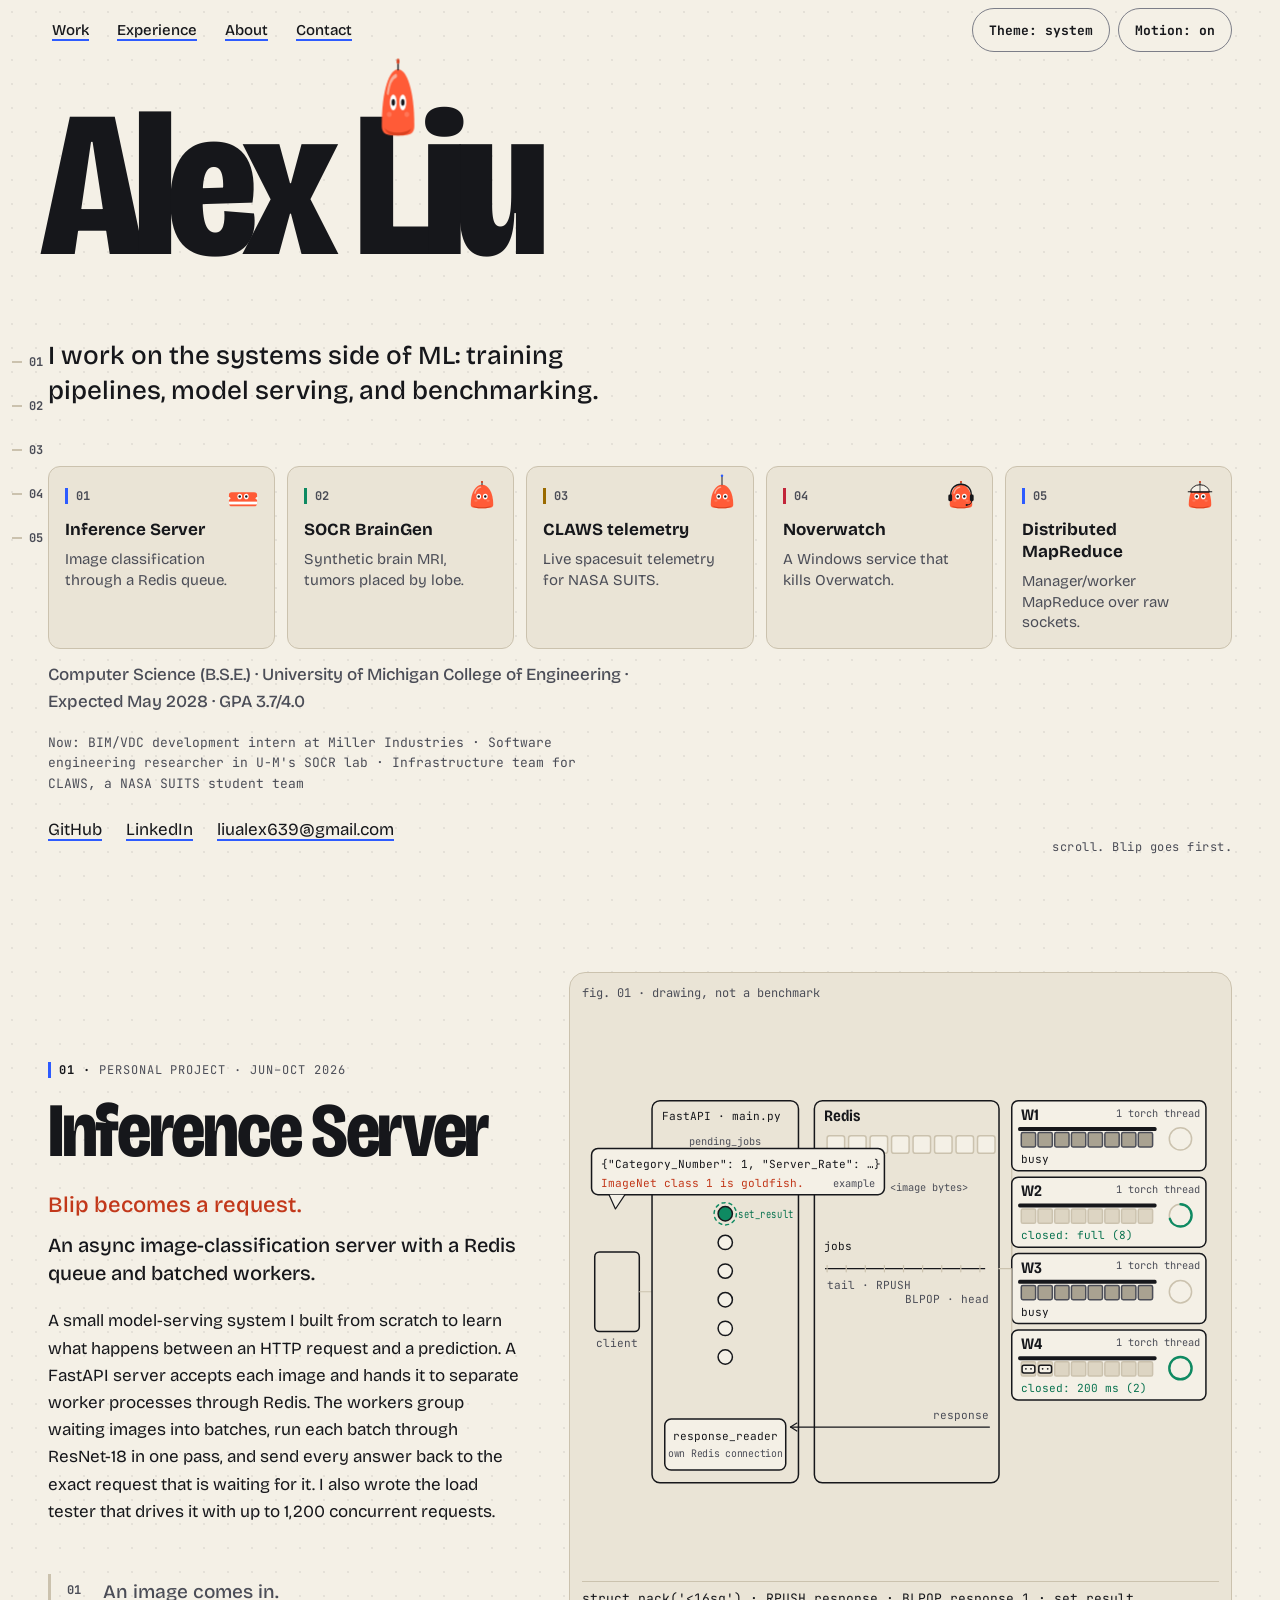
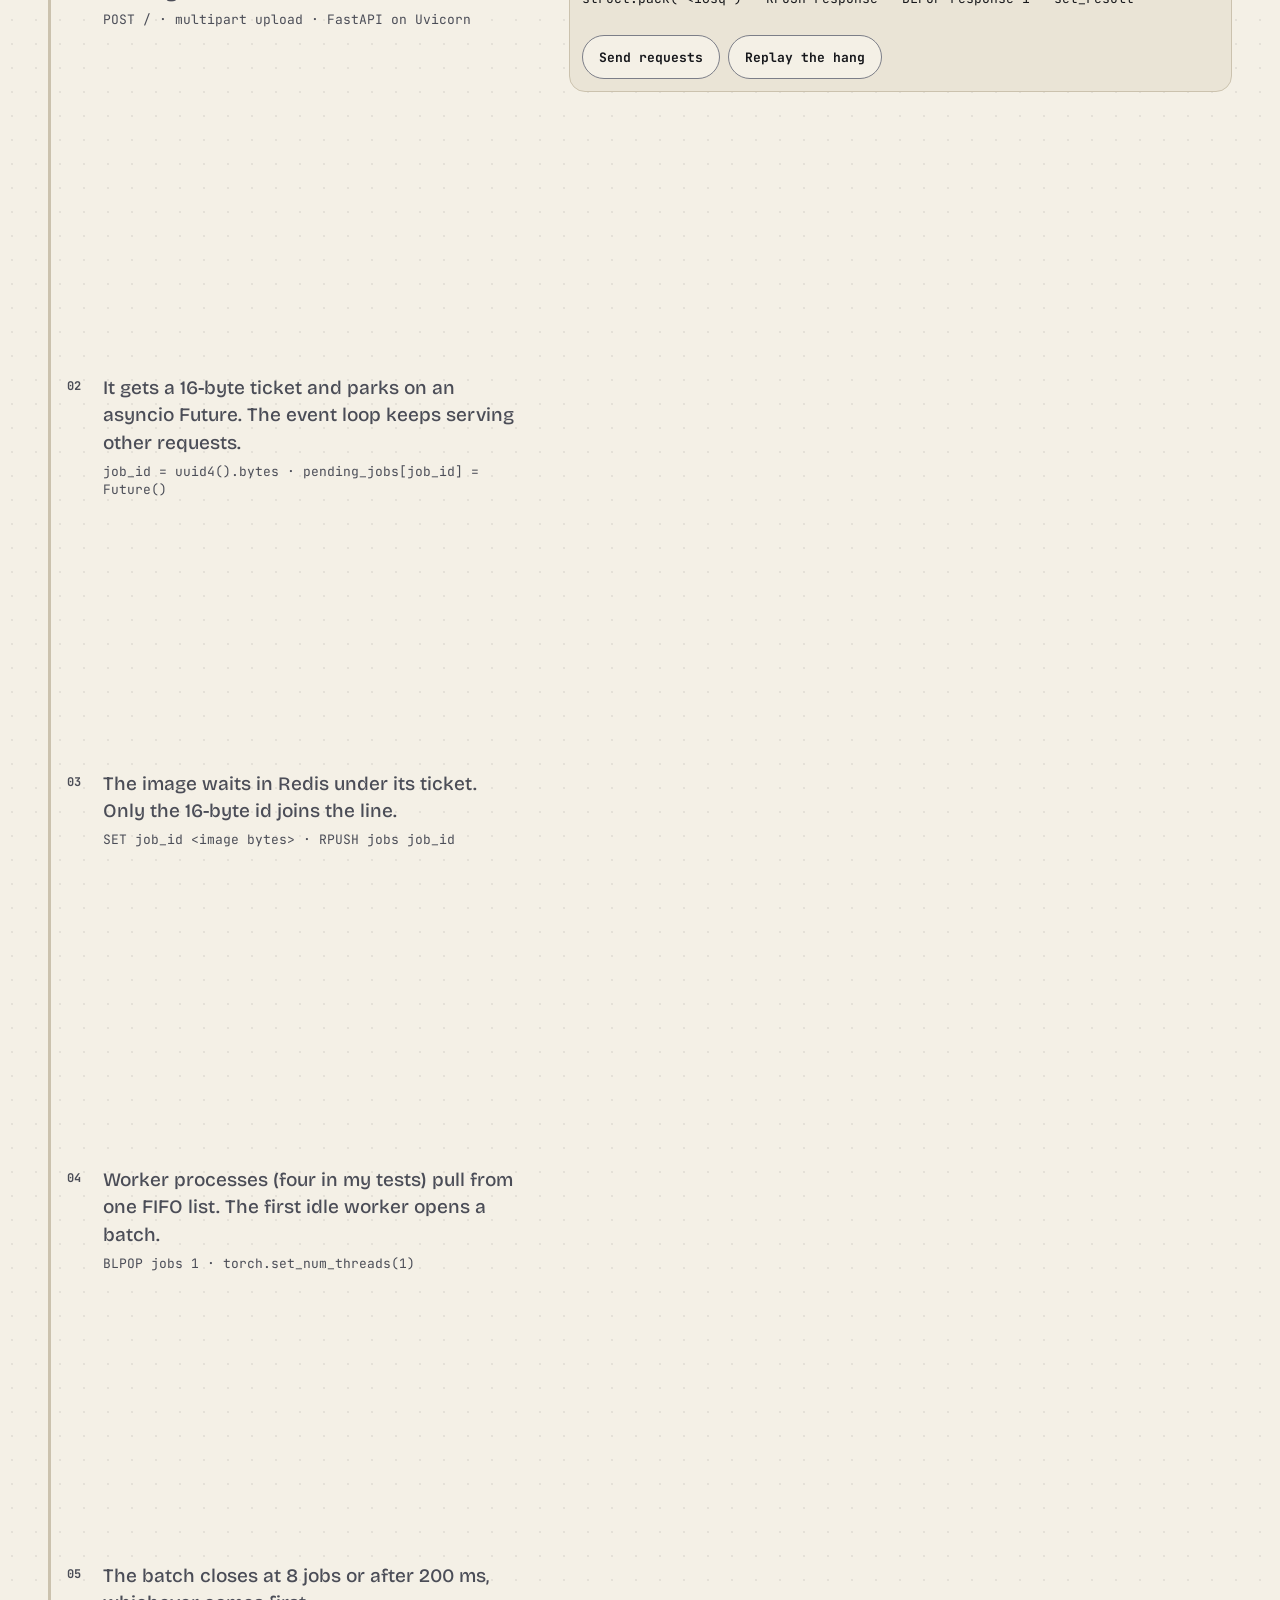
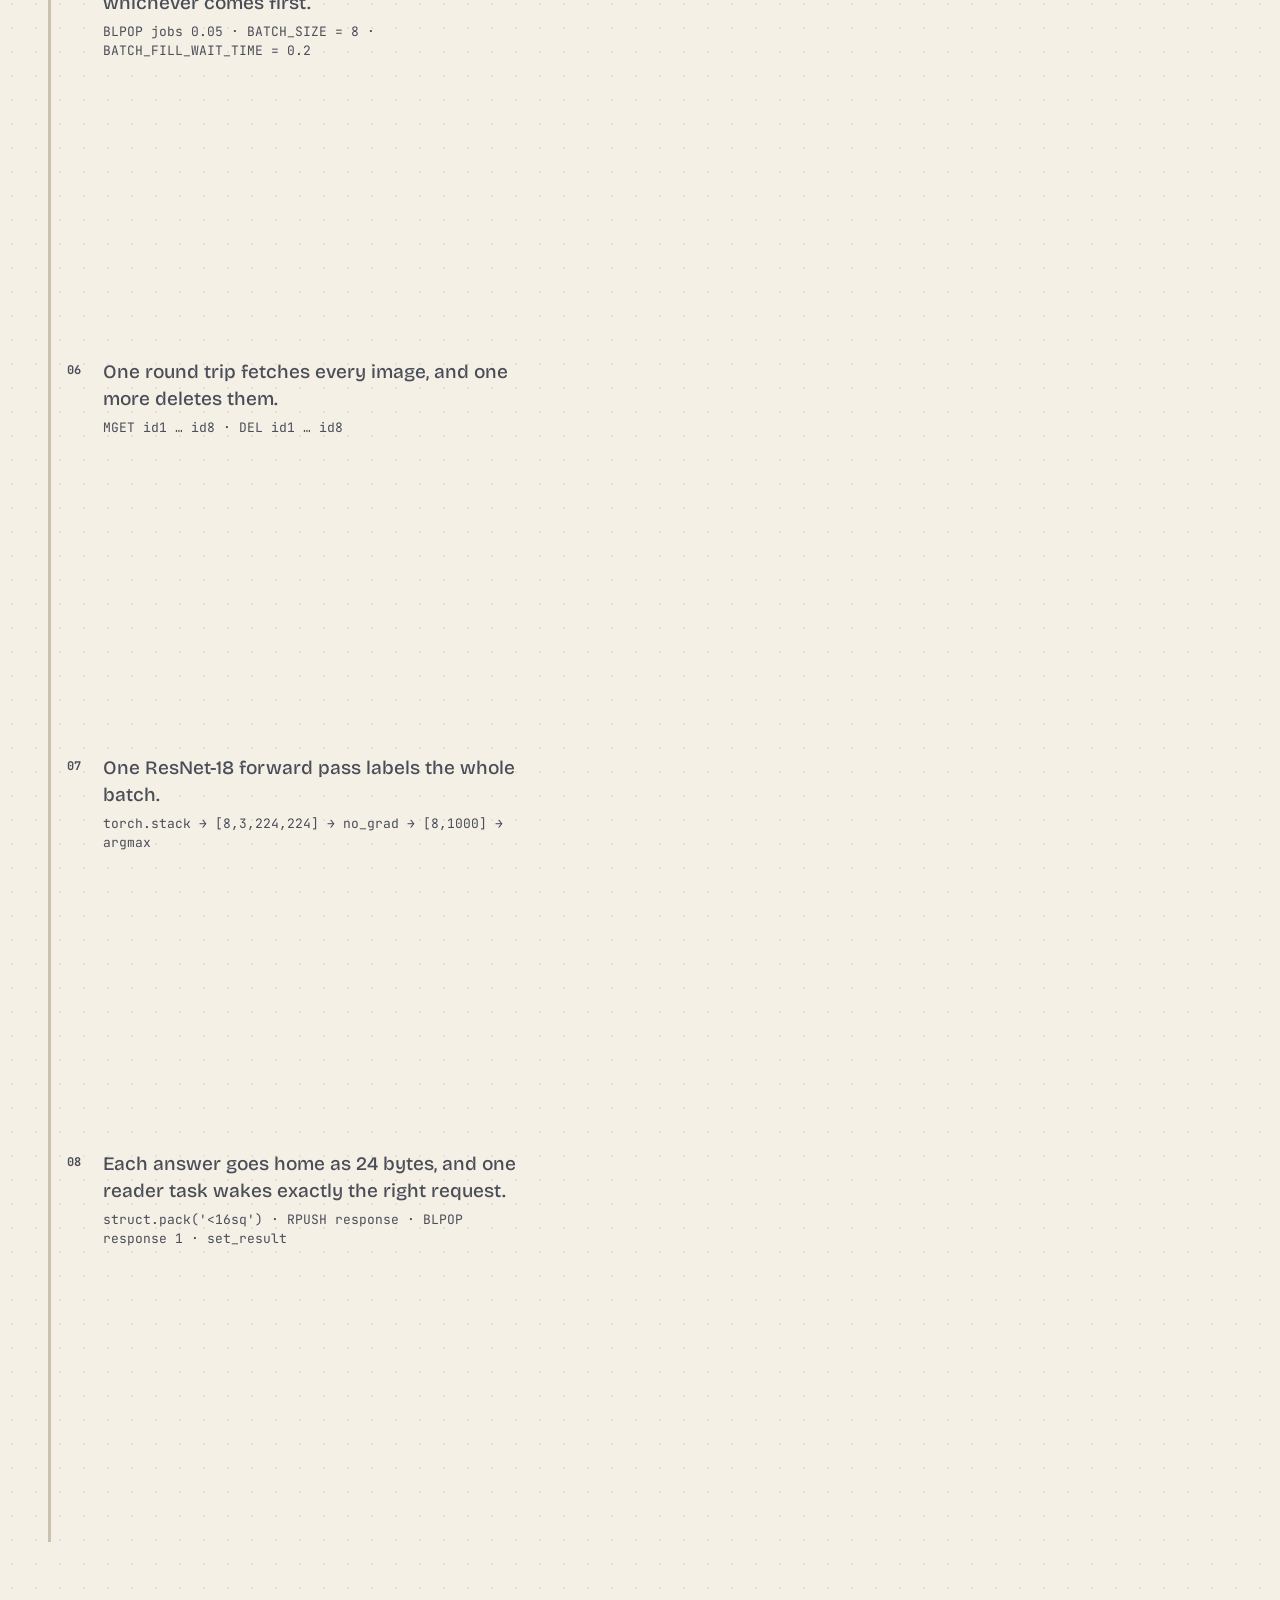
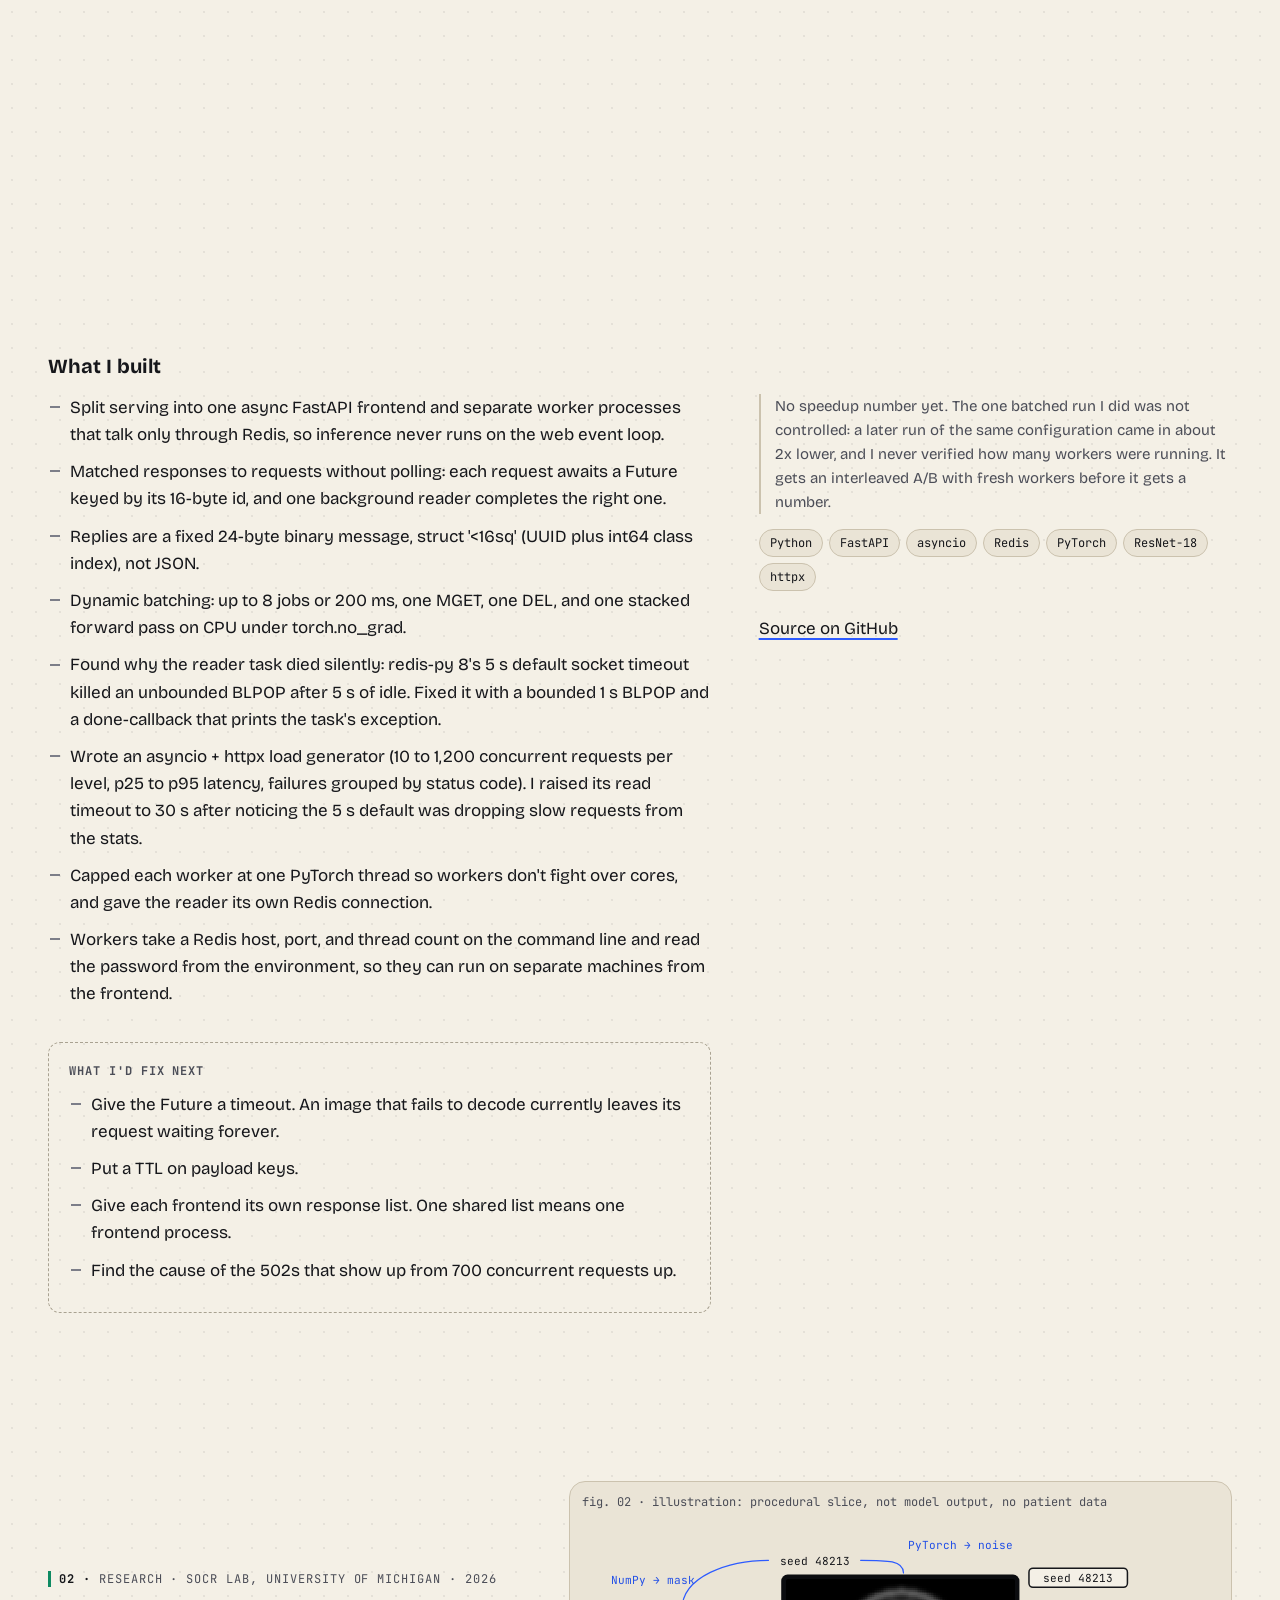
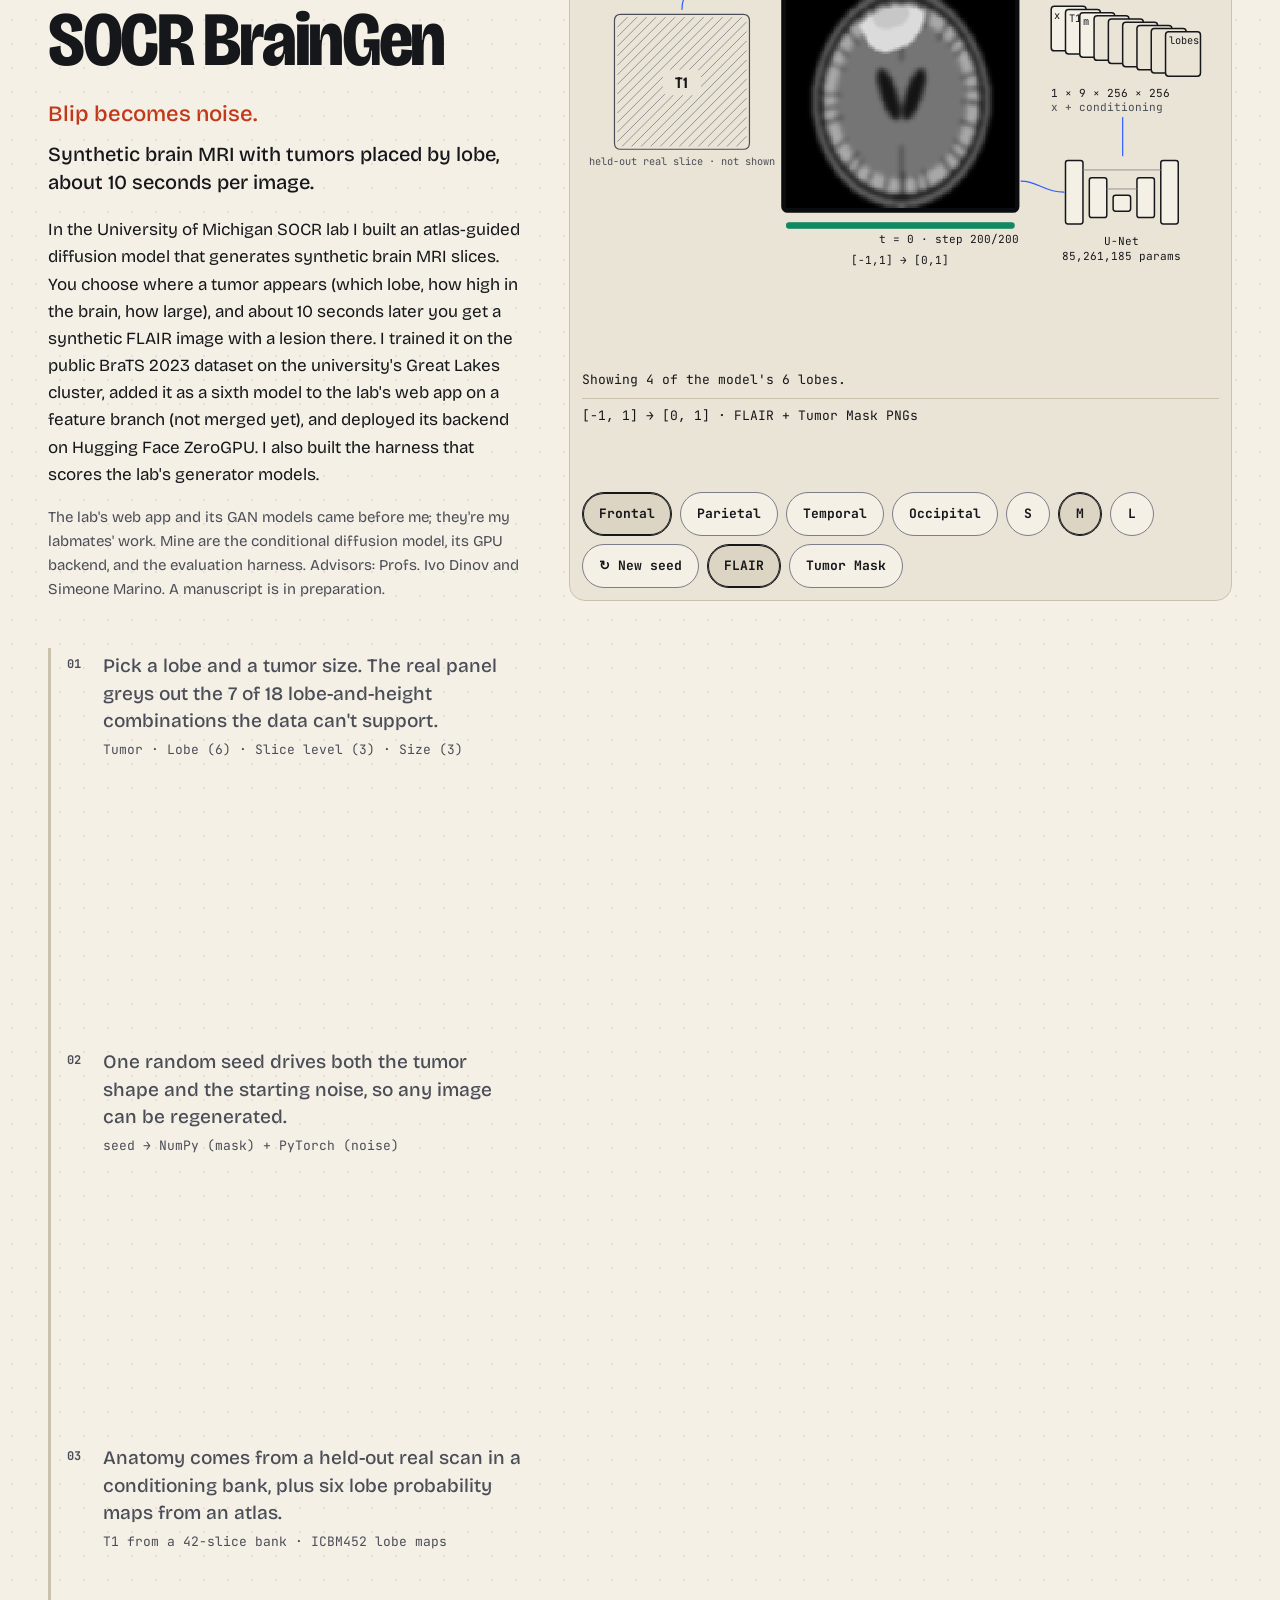
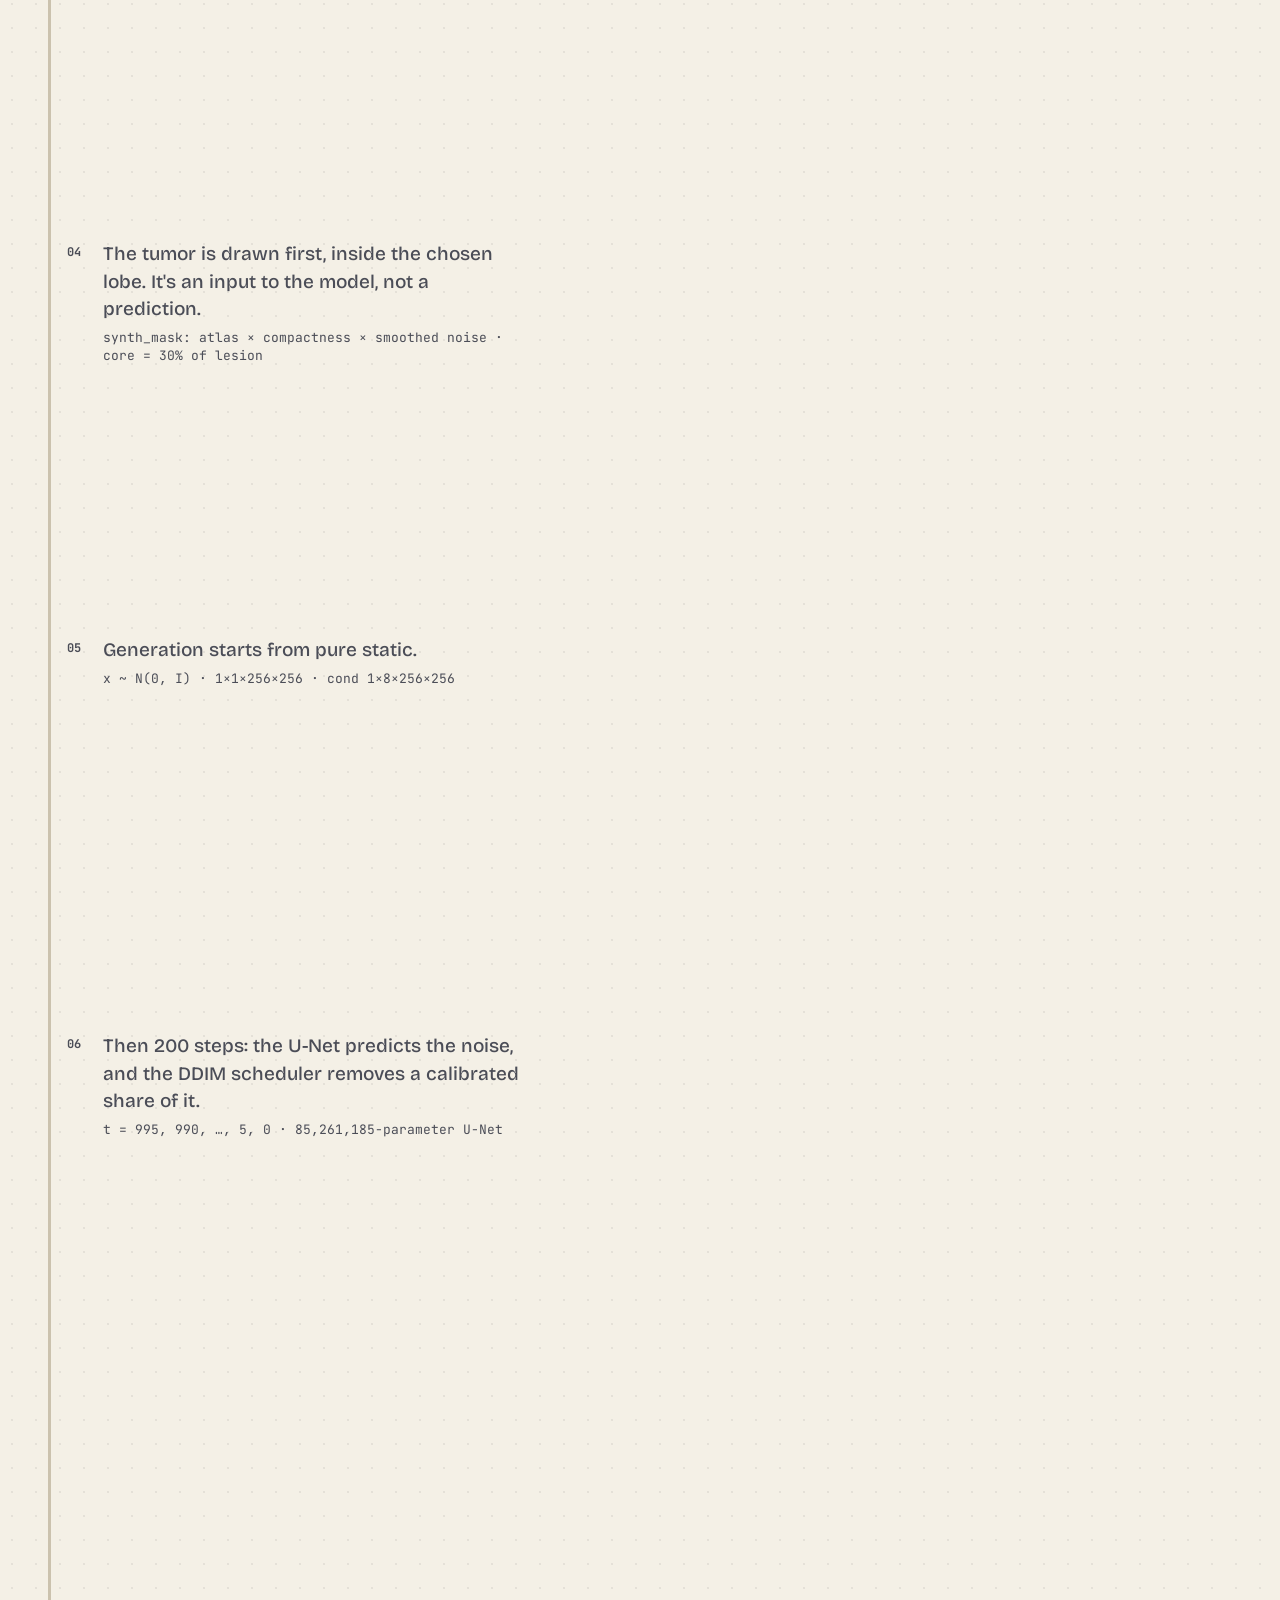
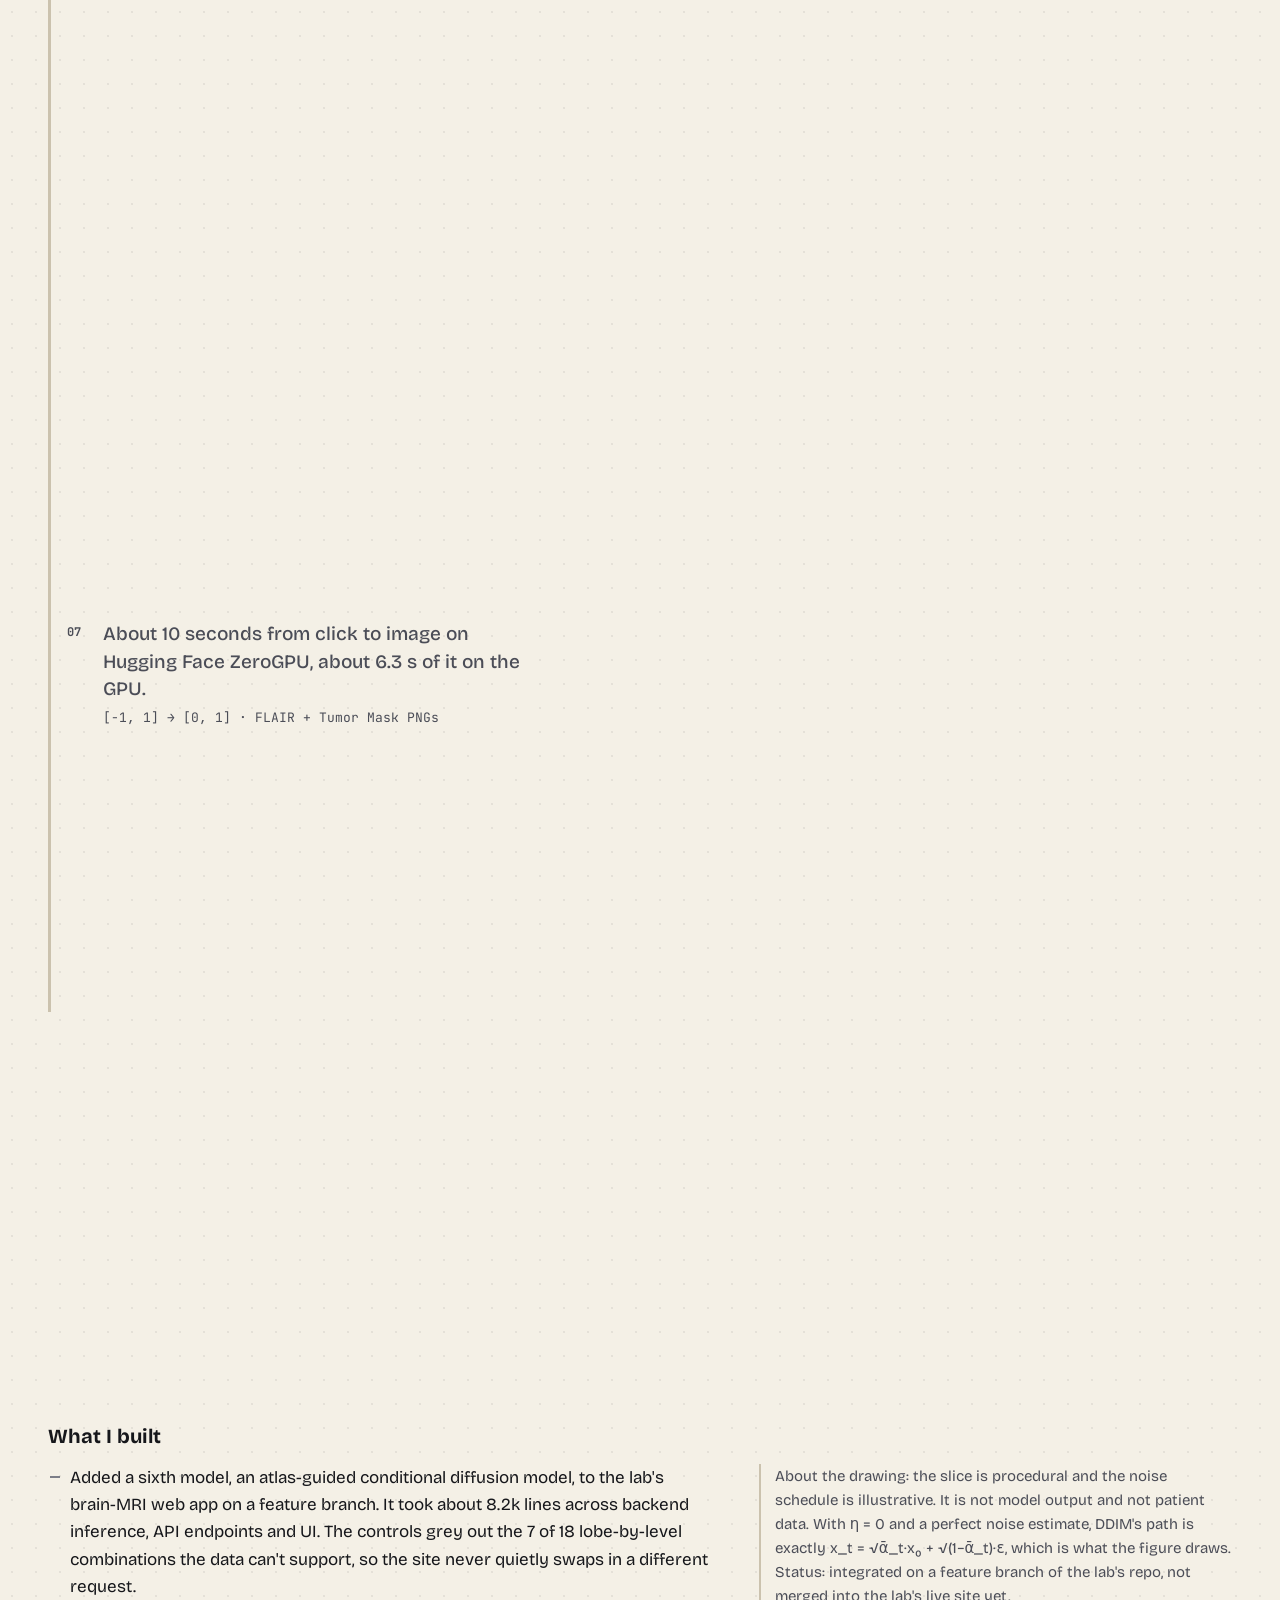
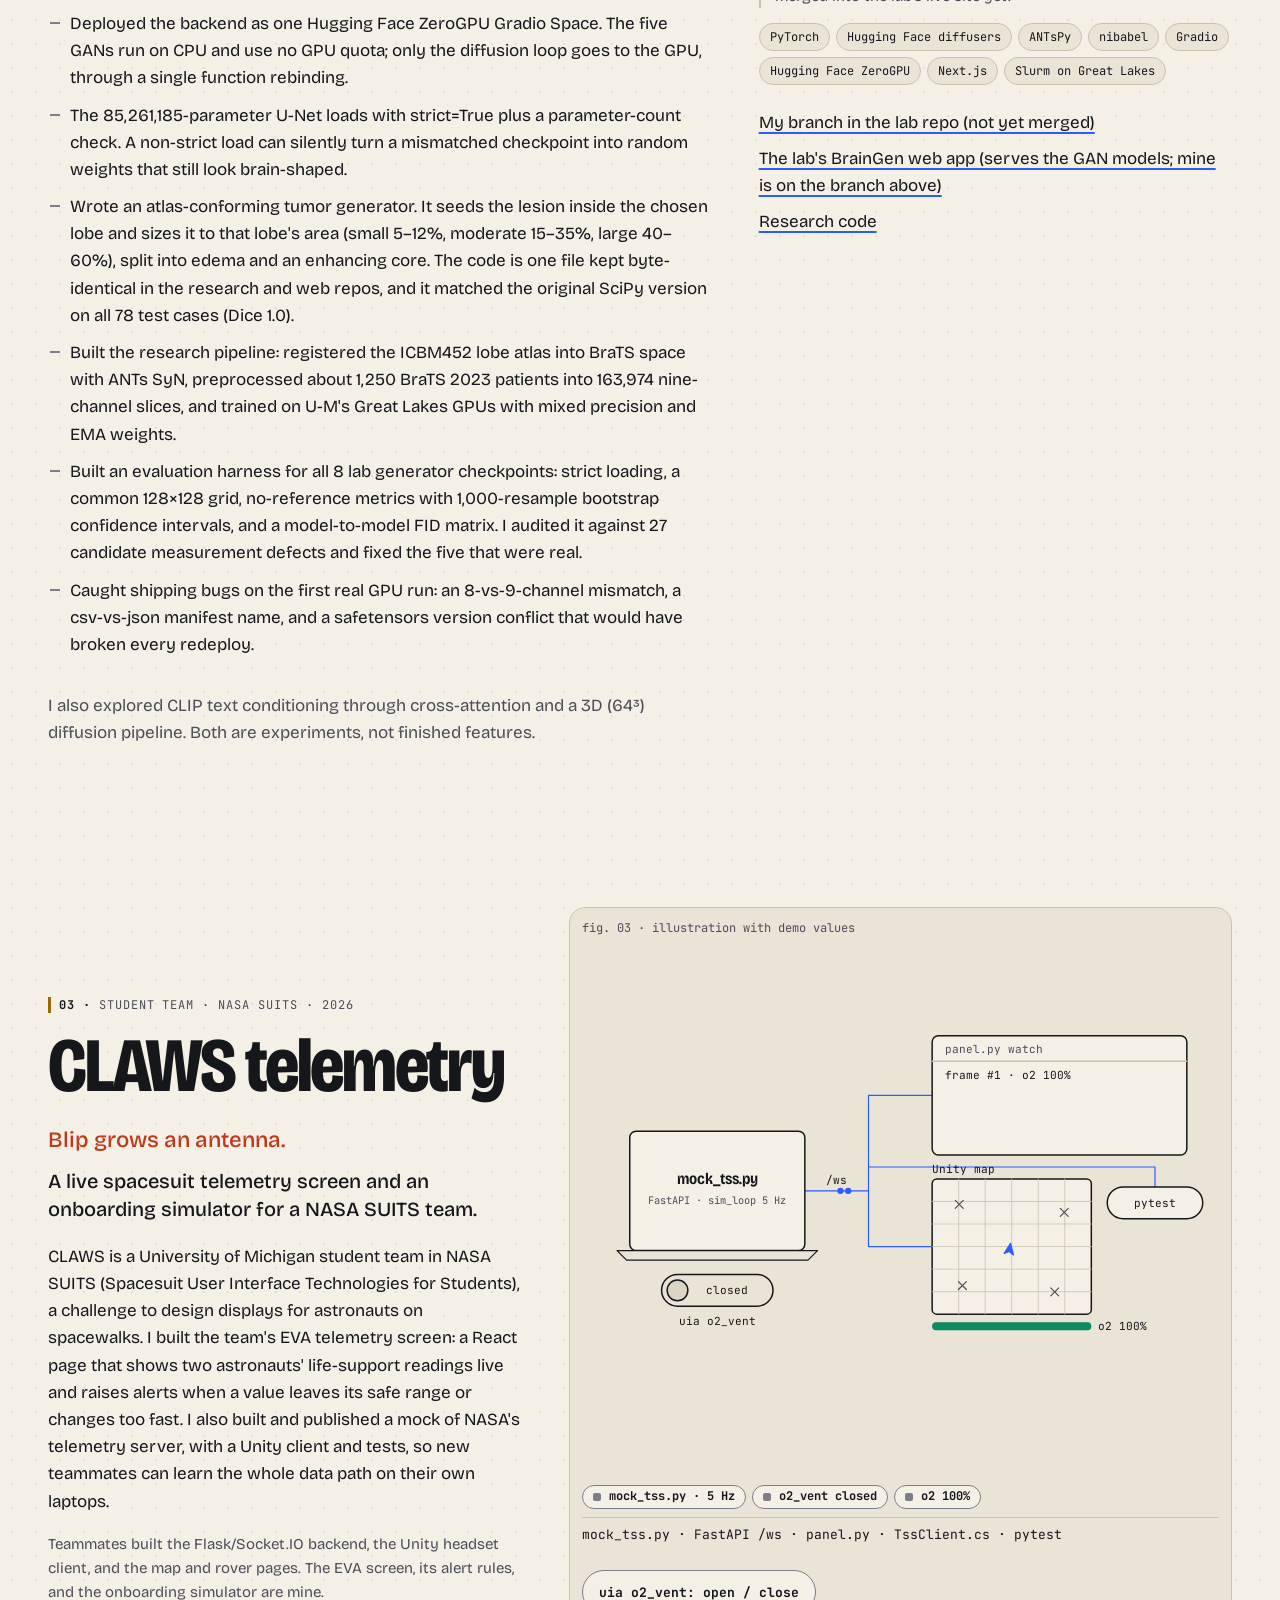
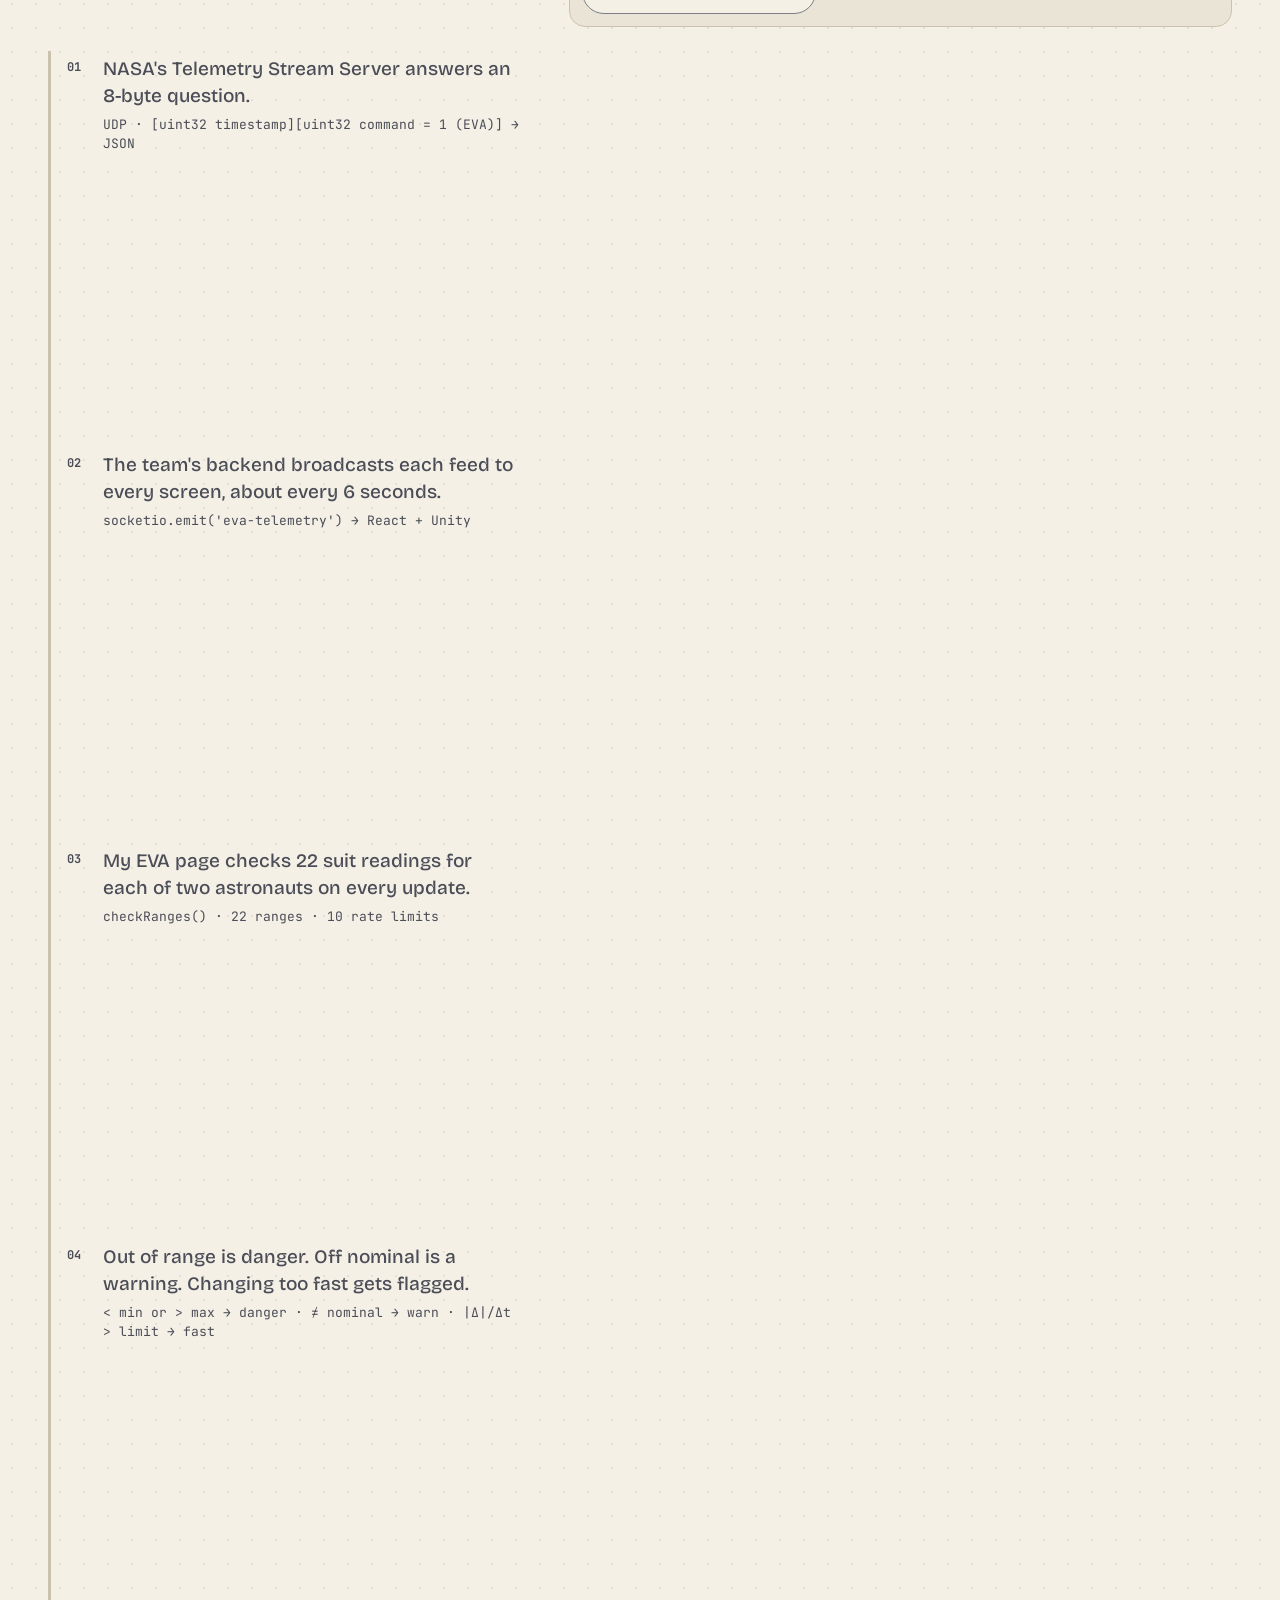
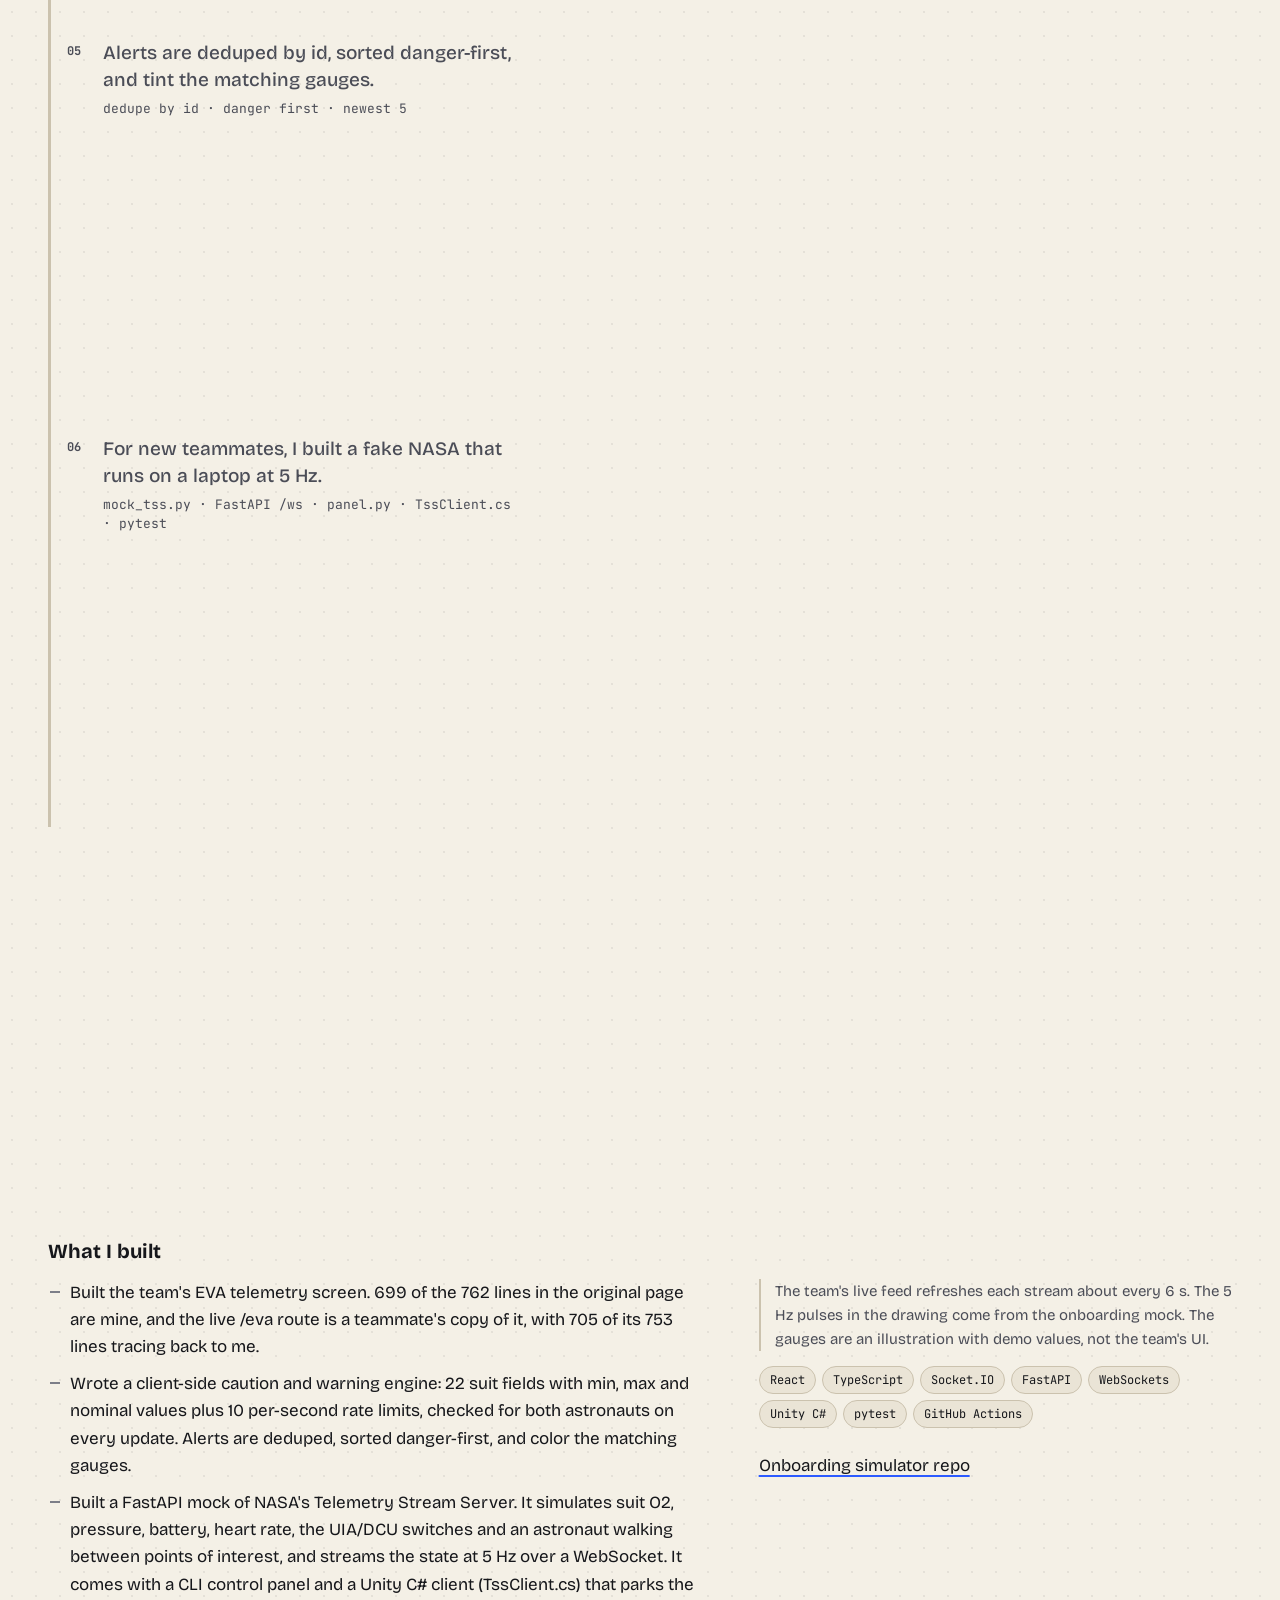
<file: index.html>
<!doctype html>
<html lang="en" class="no-js">
<head>
<meta charset="utf-8">
<meta name="viewport" content="width=device-width, initial-scale=1">
<title>Alex Liu · Michigan CS</title>
<meta name="description" content="Alex Liu, Computer Science at the University of Michigan. I work on the systems side of ML: training pipelines, model serving, and benchmarking.">
<meta name="color-scheme" content="light dark">
<meta property="og:type" content="website">
<meta property="og:url" content="https://aliud1.github.io/">
<meta property="og:title" content="Alex Liu · Michigan CS">
<meta property="og:description" content="I work on the systems side of ML: training pipelines, model serving, and benchmarking.">
<link rel="canonical" href="https://aliud1.github.io/">
<link rel="icon" href="favicon.svg" type="image/svg+xml">
<!-- Before first paint: JS on, saved theme, and reduced motion (OS setting, or the Motion pill in the top nav). -->
<script>(function(d){d.className='js';var m;try{var t=localStorage.theme;if(t==='light'||t==='dark')d.setAttribute('data-theme',t);m=localStorage.motion}catch(e){}if(m==='off'||(m!=='on'&&window.matchMedia&&matchMedia('(prefers-reduced-motion: reduce)').matches))d.className+=' rm'})(document.documentElement)</script>
<link rel="preconnect" href="https://fonts.googleapis.com">
<link rel="preconnect" href="https://fonts.gstatic.com" crossorigin>
<link rel="stylesheet" href="https://fonts.googleapis.com/css2?family=Bricolage+Grotesque:opsz,wdth,wght@12..96,75..100,400..800&family=JetBrains+Mono:wght@400;700&display=swap">
<link rel="stylesheet" href="style.css">
</head>
<body>
<!-- Blip sprite. Every symbol: viewBox 0 0 64 64, feet at (32,58). Colors are CSS tokens (with light-theme fallbacks).
     The same block lives in index.html and about.html; change both.
     Stalks use --ink so they read on both papers; --pupil (fixed dark) is only for marks drawn on Blip's own fills. -->
<svg width="0" height="0" style="position:absolute" aria-hidden="true" focusable="false">
<symbol id="blip-body" viewBox="0 0 64 64">
<path d="M8 50C8 24 19 8 32 8C45 8 56 24 56 50C56 56 52 58 32 58C12 58 8 56 8 50Z" style="fill:var(--blip,#FF5B37)"/>
<path d="M12 52C16 57 48 57 52 52C50 56 44 58 32 58C20 58 14 56 12 52Z" style="fill:var(--blip-deep,#D9411F)"/>
<path d="M17 26C19 18 24 14 29 13" style="fill:none;stroke:var(--paper,#F4F0E6);stroke-width:3;stroke-linecap:round;opacity:.55"/>
<g style="fill:var(--blip-cheek,#FF9A80);opacity:.45"><ellipse cx="19" cy="42" rx="3.5" ry="2"/><ellipse cx="45" cy="42" rx="3.5" ry="2"/></g>
</symbol>
<symbol id="blip-default" viewBox="0 0 64 64">
<use href="#blip-body"/>
<line x1="32" y1="8" x2="32" y2="2" style="stroke:var(--ink,#16171B);stroke-width:2;stroke-linecap:round"/>
<circle cx="32" cy="2" r="2.2" style="fill:var(--blip-deep,#D9411F)"/>
</symbol>
<symbol id="blip-face" viewBox="0 0 64 64">
<g style="fill:var(--eye,#FFFFFF)"><ellipse cx="25" cy="33" rx="5" ry="6"/><ellipse cx="39" cy="33" rx="5" ry="6"/></g>
<g style="fill:var(--pupil,#16171B)"><circle cx="25" cy="33" r="2.6"/><circle cx="39" cy="33" r="2.6"/></g>
</symbol>
<!-- Costumes: each is the complete look; core layers the face on top (except flat, which has its own X eyes). -->
<symbol id="blip-ticket" viewBox="0 0 64 64">
<rect x="2" y="24" width="60" height="30" rx="6" style="fill:var(--blip,#FF5B37)"/>
<rect x="2" y="44" width="60" height="6" style="fill:var(--eye,#FFFFFF)"/>
<g style="fill:var(--paper,#F4F0E6)"><circle cx="2" cy="37" r="3"/><circle cx="62" cy="37" r="3"/></g>
</symbol>
<symbol id="blip-pill" viewBox="0 0 64 64">
<rect x="2" y="30" width="60" height="22" rx="11" style="fill:var(--blip,#FF5B37)"/>
<path d="M12 35H22" style="fill:none;stroke:var(--paper,#F4F0E6);stroke-width:2.5;stroke-linecap:round;opacity:.55"/>
</symbol>
<symbol id="blip-eyes" viewBox="0 0 64 64"></symbol>
<symbol id="blip-ping" viewBox="0 0 64 64" overflow="visible">
<g style="fill:none;stroke:var(--signal,#2D5BFF);stroke-width:1.5">
<circle class="ring" cx="32" cy="45" r="22"/><circle class="ring" cx="32" cy="45" r="22" style="animation-delay:.6s"/>
</g>
<use href="#blip-default" transform="translate(16 29) scale(.5)"/>
</symbol>
<symbol id="blip-antenna" viewBox="0 0 64 64" overflow="visible">
<use href="#blip-body"/>
<line x1="32" y1="8" x2="32" y2="-11.2" style="stroke:var(--ink,#16171B);stroke-width:2;stroke-linecap:round"/>
<circle class="blink" cx="32" cy="-11.2" r="2.6" style="fill:var(--signal,#2D5BFF);animation-duration:.833s"/>
</symbol>
<symbol id="blip-headset" viewBox="0 0 64 64">
<use href="#blip-default"/>
<g style="fill:none;stroke:var(--ink,#16171B);stroke-linecap:round">
<path d="M10 36V30C10 15 20 7 32 7S54 15 54 30V36" style="stroke-width:3"/>
<path d="M55 42C55 48 51 51 45 51" style="stroke-width:2"/>
</g>
<g style="fill:var(--ink,#16171B)"><rect x="5" y="29" width="8" height="14" rx="3"/><rect x="51" y="29" width="8" height="14" rx="3"/><circle cx="44" cy="51" r="2.2"/></g>
</symbol>
<symbol id="blip-flat" viewBox="0 0 64 64" overflow="visible">
<ellipse cx="32" cy="55" rx="30" ry="5" style="fill:var(--blip,#FF5B37)"/>
<path d="M22 50L28 54M28 50L22 54M36 50L42 54M42 50L36 54" style="fill:none;stroke:var(--pupil,#16171B);stroke-width:1.8;stroke-linecap:round"/>
<g style="fill:var(--ink-2,#4B4D57)">
<path class="spin" style="animation-duration:1.6s" d="M14 38L15.2 42.8L20 44L15.2 45.2L14 50L12.8 45.2L8 44L12.8 42.8Z"/>
<path class="spin" style="animation-duration:1.6s" d="M32 32L33.2 36.8L38 38L33.2 39.2L32 44L30.8 39.2L26 38L30.8 36.8Z"/>
<path class="spin" style="animation-duration:1.6s" d="M50 38L51.2 42.8L56 44L51.2 45.2L50 50L48.8 45.2L44 44L48.8 42.8Z"/>
</g>
</symbol>
<symbol id="blip-legs" viewBox="0 0 64 64">
<g style="fill:var(--blip-deep,#D9411F)">
<rect class="b-leg" x="15" y="50" width="4" height="8" rx="1"/><rect class="b-leg b-leg2" x="23" y="50" width="4" height="8" rx="1"/>
<rect class="b-leg" x="37" y="50" width="4" height="8" rx="1"/><rect class="b-leg b-leg2" x="45" y="50" width="4" height="8" rx="1"/>
</g>
<use href="#blip-default" transform="translate(0 -6)"/>
</symbol>
<symbol id="blip-hardhat" viewBox="0 0 64 64">
<use href="#blip-default"/>
<g style="stroke:var(--ink,#16171B);stroke-linecap:round;stroke-linejoin:round">
<path d="M12 23A20 15 0 0 1 52 23Z" style="fill:var(--paper,#F4F0E6);stroke-width:2"/>
<path d="M32 9V23" style="fill:none;stroke-width:1.5"/>
<path d="M7 23H57" style="fill:none;stroke-width:2.5"/>
</g>
</symbol>
</svg>

<a class="skip" href="#index">Skip to projects</a>

<header class="hero" id="top">
<nav class="topnav" aria-label="Page"><a href="#index">Work</a> <a href="#experience">Experience</a> <a href="about.html">About</a> <a href="#contact">Contact</a> <div class="prefs"><button type="button" class="theme">Theme: system</button> <button type="button" class="motion">Motion: on</button></div></nav>
<h1>Alex L<span class="i-anchor">i<svg class="blip-static" aria-hidden="true" focusable="false" viewBox="0 0 64 64"><use href="#blip-default"/><use href="#blip-face"/></svg></span>u</h1>
<p class="lede">I work on the systems side of ML: training pipelines, model serving, and benchmarking.</p>
<!-- INDEX: one row per project, same order and h2 text as the articles below (?check compares them).
     The costume is a sprite symbol; never use class blip-static here (core.js takes that as Blip's perch). -->
<nav class="index" id="index" aria-label="Project index"><ol>
<li data-accent="signal"><a href="#inference-server"><svg class="costume" viewBox="0 0 64 64" aria-hidden="true" focusable="false"><use href="#blip-ticket"/><use href="#blip-face"/></svg><b class="t">Inference Server</b><span class="s">Image classification through a Redis queue.</span></a></li>
<li data-accent="ok"><a href="#socr-braingen"><svg class="costume" viewBox="0 0 64 64" aria-hidden="true" focusable="false"><use href="#blip-default"/><use href="#blip-face"/></svg><b class="t">SOCR BrainGen</b><span class="s">Synthetic brain MRI, tumors placed by lobe.</span></a></li>
<li data-accent="warn"><a href="#claws"><svg class="costume" viewBox="0 0 64 64" aria-hidden="true" focusable="false"><use href="#blip-antenna"/><use href="#blip-face"/></svg><b class="t">CLAWS telemetry</b><span class="s">Live spacesuit telemetry for NASA SUITS.</span></a></li>
<li data-accent="danger"><a href="#noverwatch"><svg class="costume" viewBox="0 0 64 64" aria-hidden="true" focusable="false"><use href="#blip-headset"/><use href="#blip-face"/></svg><b class="t">Noverwatch</b><span class="s">A Windows service that kills Overwatch.</span></a></li>
<li><a href="#mapreduce"><svg class="costume" viewBox="0 0 64 64" aria-hidden="true" focusable="false"><use href="#blip-hardhat"/><use href="#blip-face"/></svg><b class="t">Distributed MapReduce</b><span class="s">Manager/worker MapReduce over raw sockets.</span></a></li>
</ol></nav>
<p class="school">Computer Science (B.S.E.) · University of Michigan College of Engineering · Expected&nbsp;May&nbsp;2028<span> · GPA 3.7/4.0</span></p>
<p class="now">Now: BIM/VDC development intern at Miller Industries · Software engineering researcher in U-M's SOCR lab · Infrastructure team for CLAWS, a NASA SUITS student team</p>
<ul class="contact-row">
  <li><a href="https://github.com/ALIUD1">GitHub</a></li>
  <li><a href="https://www.linkedin.com/in/alex-liu-a77403408">LinkedIn</a></li>
  <li><a href="mailto:liualex639@gmail.com">liualex639@gmail.com</a></li>
  <li hidden data-confirm="add a phone-free resume.pdf"><a href="resume.pdf">Résumé (PDF)</a></li>
</ul>
<p class="cue" aria-hidden="true">scroll. Blip goes first.</p>
</header>

<main>
<section id="work" aria-label="Projects">
<!-- PROJECTS: one <article class="project"> per project. Page order = order here
     (rail order and "01 ·" kicker numbers follow automatically).
     data-scene: queue | denoise | telemetry | killswitch. Leave it off (or misspell it)
       and the project gets the generic "Blip builds it" scene. Nothing breaks.
     data-accent: signal | ok | warn | danger (default signal).
     ol.steps > li = one animation beat each: <p>plain sentence</p><code>spec line</code>.
       2-9 items. style="--beat:2" makes a beat twice as long.
       data-label="Shuffle" = short node label (≤16 chars) for the generic scene.
     Custom scenes expect a fixed beat count: queue 8, denoise 7, telemetry 6, killswitch 5.
     Anything awaiting confirmation: add  hidden data-confirm="reason". Publish = delete hidden.
       The reason and the hidden text are still public in view-source: keep reasons generic. -->

<article class="project" id="inference-server" data-scene="queue" data-accent="signal">
<div class="story"><header>
<p class="kicker">Personal project · Jun–Oct 2026</p>
<h2>Inference Server</h2>
<p class="becomes">Blip becomes a request.</p>
<p class="tagline">An async image-classification server with a Redis queue and batched workers.</p>
<p class="summary">A small model-serving system I built from scratch to learn what happens between an HTTP request and a prediction. A FastAPI server accepts each image and hands it to separate worker processes through Redis. The workers group waiting images into batches, run each batch through ResNet-18 in one pass, and send every answer back to the exact request that is waiting for it. I also wrote the load tester that drives it with up to 1,200 concurrent requests.</p>
</header><div class="figure"></div>
<ol class="steps">
<li><p>An image comes in.</p><code>POST / · multipart upload · FastAPI on Uvicorn</code></li>
<li><p>It gets a 16-byte ticket and parks on an asyncio Future. The event loop keeps serving other requests.</p><code>job_id = uuid4().bytes · pending_jobs[job_id] = Future()</code></li>
<li><p>The image waits in Redis under its ticket. Only the 16-byte id joins the line.</p><code>SET job_id &lt;image bytes&gt; · RPUSH jobs job_id</code></li>
<li><p>Worker processes (four in my tests) pull from one FIFO list. The first idle worker opens a batch.</p><code>BLPOP jobs 1 · torch.set_num_threads(1)</code></li>
<li><p>The batch closes at 8 jobs or after 200 ms, whichever comes first.</p><code>BLPOP jobs 0.05 · BATCH_SIZE = 8 · BATCH_FILL_WAIT_TIME = 0.2</code></li>
<li><p>One round trip fetches every image, and one more deletes them.</p><code>MGET id1 … id8 · DEL id1 … id8</code></li>
<li><p>One ResNet-18 forward pass labels the whole batch.</p><code>torch.stack → [8,3,224,224] → no_grad → [8,1000] → argmax</code></li>
<li><p>Each answer goes home as 24 bytes, and one reader task wakes exactly the right request.</p><code>struct.pack('&lt;16sq') · RPUSH response · BLPOP response&nbsp;1 · set_result</code></li>
</ol></div>
<div class="details">
<h3>What I built</h3><ul class="built">
<li>Split serving into one async FastAPI frontend and separate worker processes that talk only through Redis, so inference never runs on the web event loop.</li>
<li>Matched responses to requests without polling: each request awaits a Future keyed by its 16-byte id, and one background reader completes the right one.</li>
<li>Replies are a fixed 24-byte binary message, struct '&lt;16sq' (UUID plus int64 class index), not JSON.</li>
<li>Dynamic batching: up to 8 jobs or 200 ms, one MGET, one DEL, and one stacked forward pass on CPU under torch.no_grad.</li>
<li>Found why the reader task died silently: redis-py 8's 5 s default socket timeout killed an unbounded BLPOP after 5 s of idle. Fixed it with a bounded 1 s BLPOP and a done-callback that prints the task's exception.</li>
<li>Wrote an asyncio + httpx load generator (10 to 1,200 concurrent requests per level, p25 to p95 latency, failures grouped by status code). I raised its read timeout to 30 s after noticing the 5 s default was dropping slow requests from the stats.</li>
<li>Capped each worker at one PyTorch thread so workers don't fight over cores, and gave the reader its own Redis connection.</li>
<li>Workers take a Redis host, port, and thread count on the command line and read the password from the environment, so they can run on separate machines from the frontend.</li></ul>
<div class="fix"><h3>What I'd fix next</h3><ul>
<li>Give the Future a timeout. An image that fails to decode currently leaves its request waiting forever.</li>
<li>Put a TTL on payload keys.</li>
<li>Give each frontend its own response list. One shared list means one frontend process.</li>
<li>Find the cause of the 502s that show up from 700 concurrent requests up.</li></ul></div>
<p class="note">No speedup number yet. The one batched run I did was not controlled: a later run of the same configuration came in about 2x lower, and I never verified how many workers were running. It gets an interleaved A/B with fresh workers before it gets a number.</p>
<ul class="stack"><li>Python</li><li>FastAPI</li><li>asyncio</li><li>Redis</li><li>PyTorch</li><li>ResNet-18</li><li>httpx</li></ul>
<ul class="links"><li><a href="https://github.com/ALIUD1/Inference-Server">Source on GitHub</a></li></ul>
</div></article>

<article class="project" id="socr-braingen" data-scene="denoise" data-accent="ok">
<div class="story"><header>
<p class="kicker">Research · SOCR lab, University of Michigan · 2026</p>
<h2>SOCR BrainGen</h2>
<p class="becomes">Blip becomes noise.</p>
<p class="tagline">Synthetic brain MRI with tumors placed by lobe, about 10 seconds per image.</p>
<p class="summary">In the University of Michigan SOCR lab I built an atlas-guided diffusion model that generates synthetic brain MRI slices. You choose where a tumor appears (which lobe, how high in the brain, how large), and about 10 seconds later you get a synthetic FLAIR image with a lesion there. I trained it on the public BraTS 2023 dataset on the university's Great Lakes cluster, added it as a sixth model to the lab's web app on a feature branch (not merged yet), and deployed its backend on Hugging Face ZeroGPU. I also built the harness that scores the lab's generator models.</p>
<p class="credit">The lab's web app and its GAN models came before me; they're my labmates' work. Mine are the conditional diffusion model, its GPU backend, and the evaluation harness. <span>Advisors: Profs. Ivo Dinov and Simeone Marino. </span>A manuscript is in preparation.</p>
</header><div class="figure"></div>
<ol class="steps">
<li><p>Pick a lobe and a tumor size. The real panel greys out the 7 of 18 lobe-and-height combinations the data can't support.</p><code>Tumor · Lobe (6) · Slice level (3) · Size (3)</code></li>
<li><p>One random seed drives both the tumor shape and the starting noise, so any image can be regenerated.</p><code>seed → NumPy (mask) + PyTorch (noise)</code></li>
<li><p>Anatomy comes from a held-out real scan in a conditioning bank, plus six lobe probability maps from an atlas.</p><code>T1 from a 42-slice bank · ICBM452 lobe maps</code></li>
<li><p>The tumor is drawn first, inside the chosen lobe. It's an input to the model, not a prediction.</p><code>synth_mask: atlas × compactness × smoothed noise · core = 30% of lesion</code></li>
<li><p>Generation starts from pure static.</p><code>x ~ N(0, I) · 1×1×256×256 · cond 1×8×256×256</code></li>
<li style="--beat:3"><p>Then 200 steps: the U-Net predicts the noise, and the DDIM scheduler removes a calibrated share of it.</p><code>t = 995, 990, …, 5, 0 · 85,261,185-parameter U-Net</code></li>
<li><p>About 10 seconds from click to image on Hugging Face ZeroGPU, about 6.3 s of it on the GPU.</p><code>[-1, 1] → [0, 1] · FLAIR + Tumor Mask PNGs</code></li>
</ol></div>
<div class="details">
<h3>What I built</h3><ul class="built">
<li>Added a sixth model, an atlas-guided conditional diffusion model, to the lab's brain-MRI web app on a feature branch. It took about 8.2k lines across backend inference, API endpoints and UI. The controls grey out the 7 of 18 lobe-by-level combinations the data can't support, so the site never quietly swaps in a different request.</li>
<li>Deployed the backend as one Hugging Face ZeroGPU Gradio Space. The five GANs run on CPU and use no GPU quota; only the diffusion loop goes to the GPU, through a single function rebinding.</li>
<li>The 85,261,185-parameter U-Net loads with strict=True plus a parameter-count check. A non-strict load can silently turn a mismatched checkpoint into random weights that still look brain-shaped.</li>
<li>Wrote an atlas-conforming tumor generator. It seeds the lesion inside the chosen lobe and sizes it to that lobe's area (small 5–12%, moderate 15–35%, large 40–60%), split into edema and an enhancing core. The code is one file kept byte-identical in the research and web repos, and it matched the original SciPy version on all 78 test cases (Dice 1.0).</li>
<li>Built the research pipeline: registered the ICBM452 lobe atlas into BraTS space with ANTs SyN, preprocessed about 1,250 BraTS 2023 patients into 163,974 nine-channel slices, and trained on U-M's Great Lakes GPUs with mixed precision and EMA weights.</li>
<li>Built an evaluation harness for all 8 lab generator checkpoints: strict loading, a common 128×128 grid, no-reference metrics with 1,000-resample bootstrap confidence intervals, and a model-to-model FID matrix. I audited it against 27 candidate measurement defects and fixed the five that were real.</li>
<li>Caught shipping bugs on the first real GPU run: an 8-vs-9-channel mismatch, a csv-vs-json manifest name, and a safetensors version conflict that would have broken every redeploy.</li></ul>
<p class="explored">I also explored CLIP text conditioning through cross-attention and a 3D (64³) diffusion pipeline. Both are experiments, not finished features.</p>
<p class="note">About the drawing: the slice is procedural and the noise schedule is illustrative. It is not model output and not patient data. With η = 0 and a perfect noise estimate, DDIM's path is exactly x_t = √ᾱ_t·x₀ + √(1−ᾱ_t)·ε, which is what the figure draws. Status: integrated on a feature branch of the lab's repo, not merged into the lab's live site yet.</p>
<ul class="stack"><li>PyTorch</li><li>Hugging Face diffusers</li><li>ANTsPy</li><li>nibabel</li><li>Gradio</li><li>Hugging Face ZeroGPU</li><li>Next.js</li><li>Slurm on Great Lakes</li></ul>
<ul class="links">
<li><a href="https://github.com/SOCR/Brain-Image-Generator/tree/feat/conddiff-brats-v1">My branch in the lab repo (not yet merged)</a></li>
<li><a href="https://brain-image-generator.vercel.app">The lab's BrainGen web app (serves the GAN models; mine is on the branch above)</a></li>
<li><a href="https://github.com/ALIUD1/Socr_2026">Research code</a></li></ul>
</div></article>

<article class="project" id="claws" data-scene="telemetry" data-accent="warn">
<div class="story"><header>
<p class="kicker">Student team · NASA SUITS · 2026</p>
<h2>CLAWS telemetry</h2>
<p class="becomes">Blip grows an antenna.</p>
<p class="tagline">A live spacesuit telemetry screen and an onboarding simulator for a NASA SUITS team.</p>
<p class="summary">CLAWS is a University of Michigan student team in NASA SUITS (Spacesuit User Interface Technologies for Students), a challenge to design displays for astronauts on spacewalks. I built the team's EVA telemetry screen: a React page that shows two astronauts' life-support readings live and raises alerts when a value leaves its safe range or changes too fast. I also built and published a mock of NASA's telemetry server, with a Unity client and tests, so new teammates can learn the whole data path on their own laptops.</p>
<p class="credit">Teammates built the Flask/Socket.IO backend, the Unity headset client, and the map and rover pages. The EVA screen, its alert rules, and the onboarding simulator are mine.</p>
</header><div class="figure"></div>
<ol class="steps">
<li><p>NASA's Telemetry Stream Server answers an 8-byte question.</p><code>UDP · [uint32 timestamp][uint32 command = 1 (EVA)] → JSON</code></li>
<li><p>The team's backend broadcasts each feed to every screen, about every 6 seconds.</p><code>socketio.emit('eva-telemetry') → React + Unity</code></li>
<li><p>My EVA page checks 22 suit readings for each of two astronauts on every update.</p><code>checkRanges() · 22 ranges · 10 rate limits</code></li>
<li><p>Out of range is danger. Off nominal is a warning. Changing too fast gets flagged.</p><code>&lt; min or &gt; max → danger · ≠ nominal → warn · |Δ|/Δt &gt; limit → fast</code></li>
<li><p>Alerts are deduped by id, sorted danger-first, and tint the matching gauges.</p><code>dedupe by id · danger first · newest 5</code></li>
<li><p>For new teammates, I built a fake NASA that runs on a laptop at 5 Hz.</p><code>mock_tss.py · FastAPI /ws · panel.py · TssClient.cs · pytest</code></li>
</ol></div>
<div class="details">
<h3>What I built</h3><ul class="built">
<li>Built the team's EVA telemetry screen. 699 of the 762 lines in the original page are mine, and the live /eva route is a teammate's copy of it, with 705 of its 753 lines tracing back to me.</li>
<li>Wrote a client-side caution and warning engine: 22 suit fields with min, max and nominal values plus 10 per-second rate limits, checked for both astronauts on every update. Alerts are deduped, sorted danger-first, and color the matching gauges.</li>
<li>Built a FastAPI mock of NASA's Telemetry Stream Server. It simulates suit O2, pressure, battery, heart rate, the UIA/DCU switches and an astronaut walking between points of interest, and streams the state at 5 Hz over a WebSocket. It comes with a CLI control panel and a Unity C# client (TssClient.cs) that parks the newest frame on a background thread and parses it on the main thread.</li>
<li>Wrote a pytest that runs the NASA SUITS egress procedure against the simulator by stepping simulated time by hand instead of waiting.</li>
<li>New members have already started branches on the onboarding repo.</li>
<li>Added Git LFS rules for Unity and media assets, a Node .gitignore, and the team repo's first GitHub Actions workflow.</li></ul>
<p class="note">The team's live feed refreshes each stream about every 6 s. The 5 Hz pulses in the drawing come from the onboarding mock. The gauges are an illustration with demo values, not the team's UI.</p>
<ul class="stack"><li>React</li><li>TypeScript</li><li>Socket.IO</li><li>FastAPI</li><li>WebSockets</li><li>Unity C#</li><li>pytest</li><li>GitHub Actions</li></ul>
<ul class="links"><li><a href="https://github.com/ALIUD1/Infra-2026-2027-onboarding">Onboarding simulator repo</a></li></ul>
</div></article>

<article class="project" id="noverwatch" data-scene="killswitch" data-accent="danger">
<div class="story"><header>
<p class="kicker">Solo project · Windows service · Feb–Mar 2026</p>
<h2>Noverwatch</h2>
<p class="becomes">Blip tries to play Overwatch.</p>
<p class="tagline">A Windows service that kills Overwatch the moment it launches.</p>
<p class="summary">I wrote a small Windows service to keep myself off Overwatch. It runs quietly in the background, and the moment Windows reports that Overwatch has started, it writes the attempt to a log and shuts the game down. It works: its log shows 8 kills, all during testing in March 2026.</p>
<p class="pull">The game launches. Then it doesn't.</p>
</header><div class="figure"></div>
<ol class="steps">
<li><p>I wrote a Windows service to keep me off Overwatch.</p><code>.NET 10 worker service · runs as LocalSystem</code></li>
<li><p>I press Play. Windows creates the game's process first; nothing stops the launch itself.</p><code>Overwatch.exe · PID 12400 (example)</code></li>
<li><p>Windows announces every new process. The service is subscribed to those announcements, so it isn't polling.</p><code>SELECT * FROM Win32_ProcessStartTrace · name == config["Games"]</code></li>
<li><p>It logs the attempt, then kills the process.</p><code>append log.txt · Process.Kill() · LogCritical</code></li>
<li><p>Then it goes back to listening.</p><code>heartbeat: "The Noverwatch system is online" every&nbsp;100&nbsp;s</code></li>
</ol></div>
<div class="details">
<h3>How it works</h3><ul class="built">
<li>Event-driven: it subscribes to Windows process-start events through WMI instead of scanning the process list.</li>
<li>The target game is read from appsettings.json, not hard-coded.</li>
<li>On a match it appends the name, PID and time to a log file, ends that process (only the matching PID) with Process.Kill(), and logs at Critical level.</li>
<li>It runs as an installed Windows service (LocalSystem, manual start). The hosting follows Microsoft's BackgroundService tutorial; the detector is mine.</li>
<li>It ships as one self-contained, single-file exe of about 89.5 MB that needs no .NET install. That's 89.5 MB to close one game.</li>
<li>42 publish attempts, 14 of them failed. Then it worked.</li></ul>
<div class="fix"><h3>What I'd fix next</h3><ul>
<li>Every 100&nbsp;s heartbeat creates a new watcher without disposing the old one.</li>
<li>Detection only starts if Information-level logging is on, so raising the log level would silently switch it off.</li>
<li>"Blocked n" counts per watcher, not over the service's lifetime.</li>
<li>Process objects are never disposed.</li></ul></div>
<p class="note">Not on GitHub; it was never under version control. Happy to walk through the source. The drawing is a reenactment with a generic Play button, no game art.</p>
<ul class="stack"><li>C#</li><li>.NET 10 Worker Service</li><li>WMI (System.Management)</li><li>Windows Service</li></ul>
</div></article>

<article class="project" id="mapreduce">
<div class="story"><header>
<p class="kicker">Project · Python</p>
<h2>Distributed MapReduce</h2>
<p class="becomes">Blip builds it.</p>
<p class="tagline">A manager/worker MapReduce framework over raw TCP and HTTP sockets.</p>
<p class="summary">A manager process partitions the input, hands map and reduce tasks to six worker processes, and coordinates the shuffle between them. Heartbeat monitoring catches workers that go silent, and their tasks are reassigned, so a job recovers within roughly one to two seconds under injected faults with no finished work lost.</p>
</header><div class="figure"></div>
<ol class="steps">
<li data-label="Partition"><p>The manager splits the input into partitions.</p><code>manager · TCP</code></li>
<li data-label="Map ×6"><p>Map tasks run across six worker processes.</p><code>6 workers</code></li>
<li data-label="Shuffle"><p>Intermediate output is shuffled to the right reducers.</p><code>shuffle</code></li>
<li data-label="Reduce"><p>Reduce tasks write the final output.</p><code>reduce</code></li>
<li data-label="Heartbeats"><p>Heartbeats reveal a worker that went silent.</p><code>heartbeat monitoring</code></li>
<li data-label="Reassign"><p>Its tasks are reassigned, and finished work is kept.</p><code>recovers in ~1–2 s under injected faults</code></li>
</ol></div>
<div class="details">
<h3>What I built</h3><ul class="built">
<li>A Manager/Worker MapReduce framework over raw TCP and HTTP sockets that partitions input, coordinates the intermediate shuffle, and distributes map and reduce tasks across six worker processes.</li>
<li>Heartbeat monitoring and task reassignment, so the manager detects silent workers and restores full job progress within roughly one to two seconds under injected faults, with no loss of finished work.</li></ul>
<p class="note">Described, not linked.</p>
<ul class="stack"><li>Python</li><li>TCP/HTTP sockets</li><li>Concurrency</li><li>Fault tolerance</li></ul>
</div></article>
</section>

<section id="experience" aria-labelledby="exp-h"><h2 id="exp-h">Experience</h2>
<ol class="log">
<li class="row"><h3>Miller Industries <span class="role">BIM/VDC Development Intern · Fenton, MI</span></h3><p class="dates">Sept 2026 – present</p><ul>
<li>Automated a Python reality-capture pipeline that pulls scan archives from Autodesk Construction Cloud, drives ReCap Pro to index them, and emits production RCS deliverables, replacing a manual per-file workflow.</li>
<li>Building multi-scan alignment that registers separate field captures of one job site into a single shared coordinate frame.</li></ul></li>
<li class="row"><h3>SOCR, University of Michigan <span class="role">Software Engineering Researcher · Ann Arbor, MI</span></h3><p class="dates">Dec 2025 – present</p><ul>
<li>Lead the lab's brain image generation team<span> under Profs. Ivo Dinov and Simeone Marino</span>. I built the conditional diffusion model above, its GPU backend, and the evaluation harness.</li>
<li>Cut the lab's recurring cloud spend by over $230/month administering AWS Lightsail, Supabase, and Vercel.</li></ul></li>
<li class="row" data-blip="legs"><h3>Field AI <span class="role">Field Application Engineer Intern · Detroit, MI</span></h3><p class="dates">Mar – Jul 2026</p><ul>
<li>Deployed a Boston Dynamics Spot with an Ouster LiDAR payload to autonomously map an industrial facility as 3D point clouds, running missions end to end and checking coverage against site plans.</li></ul></li>
<li class="row"><h3>CLAWS, NASA SUITS 2026–27 team <span class="role">Infrastructure team<span hidden data-confirm="confirm title + subteam size">: Director of Infrastructure, leading a six-person subteam</span></span></h3><p class="dates">Mar 2026 – present</p><ul>
<li>Built the EVA telemetry screen and its alert engine, the onboarding simulator new members learn on, and the team repo's Git LFS rules and first GitHub Actions workflow.</li></ul></li>
</ol>
<h3>Also built</h3><ul class="also">
<li>A C++ graph optimization engine computing minimum spanning trees and approximate and optimal TSP tours over 10,000-node graphs.</li>
<li>A cycle-accurate five-stage MIPS pipeline simulator in C with forwarding and hazard detection.</li></ul>
<div class="skills">
<p><b>Languages</b> Python, C++, C, C#, JavaScript, TypeScript, SQL (PostgreSQL), Java, R, Bash, MIPS Assembly</p>
<p><b>Frameworks</b> PyTorch, Hugging Face Diffusers, NumPy, OpenCV, FastAPI, Flask, React, Next.js, Node.js, Unity</p>
<p><b>Tools</b> Linux, Git, Docker, Redis, GitHub Actions, AWS, Vercel, Supabase, Slurm/HPC, WebSockets</p></div>
</section>
</main>

<footer id="contact">
<h2>Say h<span class="i-anchor">i<svg class="blip-static" aria-hidden="true" focusable="false" viewBox="0 0 64 64"><use href="#blip-default"/><use href="#blip-face"/></svg></span></h2>
<p class="email"><a href="mailto:liualex639@gmail.com">liualex639@gmail.com</a> <button type="button" class="copy" hidden>Copy</button></p>
<ul class="contact-row"><li><a href="https://github.com/ALIUD1">GitHub</a></li><li><a href="https://www.linkedin.com/in/alex-liu-a77403408">LinkedIn</a></li><li hidden data-confirm="add a phone-free resume.pdf"><a href="resume.pdf">Résumé (PDF)</a></li></ul>
<p class="fine">Hand-built with HTML, CSS, and vanilla JS. No frameworks, no trackers, no build step.</p>
</footer>
<p id="live" class="sr-only" aria-live="polite"></p>
<button class="blip" type="button" aria-label="Poke Blip"></button>

<script src="js/scenes/lib.js" defer></script>
<script src="js/scenes/generic.js" defer></script>
<script src="js/scenes/queue.js" defer></script>
<script src="js/scenes/denoise.js" defer></script>
<script src="js/scenes/telemetry.js" defer></script>
<script src="js/scenes/killswitch.js" defer></script>
<script src="js/core.js" defer></script>
</body>
</html>
</file>
<file: style.css>
/* 1. Tokens */
/* light default; dark by OS (unless data-theme=light) or data-theme=dark */
:root{
  color-scheme:light;
  --paper:#F4F0E6;--paper-2:#EAE4D6;--paper-3:#DDD5C3;--ink:#16171B;--ink-2:#4B4D57;--ink-3:#7C7E88;
  --rule:#CBC2AE;--ghost:#A9A291;--viewer:#0B0C0F;--grid:rgba(22,23,27,.07);--eye:#FFF;--pupil:#16171B;
  --blip:#FF5B37;--blip-deep:#D9411F;--blip-text:#C2381A;--blip-cheek:#FF9A80;
  --signal:#2D5BFF;--ok:#0E8A62;--warn:#9A6A00;--danger:#C2253A;
  --signal-text:#2350E6;--ok-text:#0A7350;--warn-text:#805800; /* text on paper-2 ≥ 4.5:1 */
  --sans:"Bricolage Grotesque",system-ui,sans-serif;--mono:"JetBrains Mono",ui-monospace,Menlo,monospace;
  --ease-pop:cubic-bezier(.34,1.56,.64,1);--ease-out:cubic-bezier(.16,1,.3,1);--ease-io:cubic-bezier(.65,0,.35,1);
  --gut:16px;--maxw:1320px;--accent:var(--signal);
}
@media (prefers-color-scheme:dark){:root:not([data-theme=light]){
  color-scheme:dark;
  --paper:#111216;--paper-2:#191B21;--paper-3:#23262E;--ink:#EFEAE0;--ink-2:#A9ABB5;--ink-3:#6E717C;
  --rule:#2E313A;--ghost:#4A4D57;--viewer:#07080A;--grid:rgba(239,234,224,.06);
  --blip:#FF6B47;--blip-deep:#E8532F;--blip-text:#FF8A66;--blip-cheek:#FF9F87;
  --signal:#7D9BFF;--ok:#3DD598;--warn:#F2B632;--danger:#FF5468;
  --signal-text:#7D9BFF;--ok-text:#3DD598;--warn-text:#F2B632;
}}
:root[data-theme=dark]{
  color-scheme:dark;
  --paper:#111216;--paper-2:#191B21;--paper-3:#23262E;--ink:#EFEAE0;--ink-2:#A9ABB5;--ink-3:#6E717C;
  --rule:#2E313A;--ghost:#4A4D57;--viewer:#07080A;--grid:rgba(239,234,224,.06);
  --blip:#FF6B47;--blip-deep:#E8532F;--blip-text:#FF8A66;--blip-cheek:#FF9F87;
  --signal:#7D9BFF;--ok:#3DD598;--warn:#F2B632;--danger:#FF5468;
  --signal-text:#7D9BFF;--ok-text:#3DD598;--warn-text:#F2B632;
}
@media (min-width:768px){:root{--gut:32px}}
@media (min-width:1200px){:root{--gut:48px}}
/* 2. Base */
*,*::before,*::after{box-sizing:border-box}
html{-webkit-text-size-adjust:100%}
[hidden]{display:none!important}
@media (prefers-reduced-motion:no-preference){html.loaded:not(.rm){scroll-behavior:smooth}} /* .loaded is set after the load event, so a fragment URL lands instantly */
body{margin:0;overflow-x:hidden;overflow-x:clip;background:var(--paper);color:var(--ink);background-image:radial-gradient(var(--grid) 1.2px,transparent 1.3px);background-size:24px 24px;font:400 1.0625rem/1.6 var(--sans);font-variation-settings:"opsz" 14}
h1,h2,h3{margin:0;font-weight:700;text-wrap:balance}
p{margin:0 0 1em}
ul,ol{margin:0;padding:0}
img,svg,canvas{display:block}
code,.mono{font:400 .8125rem/1.45 var(--mono);font-variant-numeric:tabular-nums;overflow-wrap:anywhere}
button{font:inherit;color:inherit}
a{color:var(--ink);text-decoration:underline 2px var(--signal);text-underline-offset:4px}
a:hover{text-decoration-thickness:3px}
:focus-visible{outline:2px solid var(--signal);outline-offset:3px;border-radius:2px}
.sr-only{position:absolute!important;width:1px;height:1px;padding:0;margin:-1px;overflow:hidden;clip:rect(0 0 0 0);clip-path:inset(50%);white-space:nowrap;border:0}
.skip{position:absolute;left:var(--gut);top:12px;z-index:100;display:inline-flex;align-items:center;min-height:44px;padding:0 16px;background:var(--paper);border:1px solid var(--ink);border-radius:999px;transform:translateY(-200%)}
.skip:focus{transform:none}
/* pill buttons: controls, Copy, Theme, Motion */
.controls button,.copy,.theme,.motion{display:inline-flex;align-items:center;justify-content:center;flex:none;min-height:44px;min-width:44px;padding:0 16px;font:700 .8125rem/1 var(--mono);white-space:nowrap;background:var(--paper);color:var(--ink);border:1px solid var(--ink-3);border-radius:999px;cursor:pointer}
.controls button:hover,.copy:hover,.theme:hover,.motion:hover{border-color:var(--ink)}
.controls button[aria-pressed=true]{background:var(--paper-3);border-color:var(--ink);box-shadow:inset 0 0 0 1px var(--ink)}
@media (forced-colors:active){.controls button[aria-pressed=true]{border:3px solid Highlight}}
.topnav a,.contact-row a,.links a,.email a{display:inline-flex;align-items:center;min-height:44px}
/* 3. Hero */
.hero{position:relative;display:flex;flex-direction:column;min-height:100vh;min-height:100svh;max-width:var(--maxw);margin:0 auto;padding:8px var(--gut) 14vh;padding:8px var(--gut) 14svh}
.topnav{display:flex;flex-wrap:wrap;align-items:center;gap:8px 20px;justify-content:flex-end;font:500 .9375rem var(--sans)}
.topnav a{padding:0 4px}
.topnav a[aria-current]{text-decoration-thickness:3px}
.prefs{display:flex;flex-wrap:wrap;gap:8px;margin:0 0 0 auto}
.no-js .prefs{display:none}
.hero h1{margin:auto 0 .32em -.04em;font-size:clamp(4.5rem,17vw,13rem);font-weight:800;font-stretch:82%;font-variation-settings:"opsz" 96;letter-spacing:-.045em;line-height:.82;white-space:nowrap}
.school{color:var(--ink-2);font-weight:500;max-width:62ch}
.lede{font-size:clamp(1.25rem,2.1vw,1.625rem);line-height:1.35;font-weight:500;max-width:36ch}
.now{font:400 .8125rem/1.6 var(--mono);color:var(--ink-2);max-width:72ch}
.contact-row{list-style:none;display:flex;flex-wrap:wrap;gap:0 24px}
.cue{position:absolute;right:var(--gut);bottom:5vh;bottom:5svh;margin:0;font:400 .75rem var(--mono);color:var(--ink-2);letter-spacing:.04em}
/* meta fade-up (12px max), only with motion on */
@keyframes rise{from{opacity:0;transform:translateY(12px)}to{opacity:1;transform:none}}
.js:not(.rm) .hero :is(.school,.lede,.now,.contact-row){animation:rise .6s var(--ease-out) both}
.js:not(.rm) .hero .lede{animation-delay:70ms}
.js:not(.rm) .hero .now{animation-delay:140ms}
.js:not(.rm) .hero .contact-row{animation-delay:210ms}
.js:not(.rm) .cue{animation:rise .6s var(--ease-out) 3s both}
/* Blip on the tittle (measured on Bricolage 800); dx undoes letter-spacing */
.i-anchor{position:relative}
.hero h1{--tittle-y:.352;--tittle-size:.3;--tittle-dx:.0225em}
#contact h2{--tittle-y:.352;--tittle-size:.3;--tittle-dx:.015em}
.blip-static{position:absolute;pointer-events:none;overflow:visible;left:calc(50% + var(--tittle-dx,0em));top:calc(var(--tittle-y,.19) * 1em);width:max(24px,calc(var(--tittle-size,.22) * 1em));height:auto;aspect-ratio:1;transform:translate(-50%,-78%)}
.js:not(.rm) .blip-static{visibility:hidden} /* keeps its rect for the live Blip */
/* 3b. Project index (hero) */
.index{margin:12px 0 8px}
.index ol{list-style:none;counter-reset:ix;border-top:1px solid var(--rule)}
.index li{counter-increment:ix;--accent:var(--signal);border-bottom:1px solid var(--rule)}
.index li[data-accent=ok]{--accent:var(--ok)}
.index li[data-accent=warn]{--accent:var(--warn)}
.index li[data-accent=danger]{--accent:var(--danger)}
.index a{display:flex;align-items:center;gap:12px;min-height:48px;padding:4px 0;text-decoration:none;color:var(--ink)}
.index a::before{content:counter(ix,decimal-leading-zero);font:700 .75rem var(--mono);color:var(--ink-2);padding-left:8px;border-left:3px solid var(--accent)}
.index .costume{width:26px;height:26px;flex:none;overflow:visible}
.index .t{font-weight:700}
.index .s{display:none;color:var(--ink-2)}
.index a:hover .t,.index a:focus-visible .t{text-decoration:underline 2px var(--accent);text-underline-offset:4px}
@media (min-width:768px){
  .index{margin:32px 0 12px}
  .index ol{display:grid;grid-template-columns:repeat(3,minmax(0,1fr));gap:12px;border:0}
  .index li{border:1px solid var(--rule);border-radius:12px;background:var(--paper-2)}
  .index a{flex-wrap:wrap;align-items:center;gap:8px 10px;padding:14px 16px 16px}
  .index .costume{margin-left:auto;width:30px;height:30px}
  .index .t{flex-basis:100%;font-size:1.0625rem;line-height:1.3}
  .index .s{display:block;flex-basis:100%;font-size:.9375rem;line-height:1.35}
}
@media (min-width:960px){.index ol{grid-template-columns:repeat(5,minmax(0,1fr))}}
/* 4. Projects */
#work{counter-reset:p}
.project{counter-increment:p;--accent:var(--signal);max-width:var(--maxw);margin:0 auto;padding:72px var(--gut)}
.project[data-accent=ok]{--accent:var(--ok)}
.project[data-accent=warn]{--accent:var(--warn)}
.project[data-accent=danger]{--accent:var(--danger)}
.kicker{font:400 .75rem/1.4 var(--mono);text-transform:uppercase;letter-spacing:.08em;color:var(--ink-2);margin-bottom:16px}
/* accent on the rule; number stays ink for contrast */
.kicker::before{content:counter(p,decimal-leading-zero) " · ";color:var(--ink);font-weight:700;padding-left:8px;border-left:3px solid var(--accent)}
.project h2,#experience h2,#contact h2{font-size:clamp(2.5rem,6vw,5rem);font-weight:760;font-stretch:85%;font-variation-settings:"opsz" 96;letter-spacing:-.03em;line-height:.95;margin-bottom:.3em}
.becomes{font-size:1.375rem;line-height:1.3;font-weight:520;color:var(--blip-text);margin-bottom:12px}
.tagline{font-size:1.25rem;line-height:1.4;font-weight:500;max-width:40ch}
.summary{max-width:62ch}
.credit{font-size:.9375rem;color:var(--ink-2);max-width:62ch}
.pull{font-size:2.25rem;line-height:1.1;font-weight:650;font-stretch:85%;letter-spacing:-.02em;margin:24px 0}
/* steps: one li = one beat */
.steps{list-style:none;counter-reset:s;margin-top:32px}
.steps li{counter-increment:s;position:relative;padding:4px 0 24px 52px;border-left:3px solid var(--rule)}
.steps li::before{content:counter(s,decimal-leading-zero);position:absolute;left:16px;top:8px;font:700 .75rem var(--mono);color:var(--ink-2)}
.steps li p{font-size:1.1875rem;line-height:1.45;font-weight:500;margin:0 0 6px;max-width:44ch}
.steps code{display:block;color:var(--ink-2);max-width:62ch}
.js .steps li{min-height:calc(var(--beat,1) * 28vh);min-height:calc(var(--beat,1) * 28svh)}
.js:not(.rm) .steps li{color:var(--ink-2)}
.js:not(.rm) .steps li.on{color:var(--ink);border-left-color:var(--accent)}
.js:not(.rm) .steps li.on code,.js:not(.rm) .steps li.on::before{color:var(--ink)}
.details{margin-top:48px}
.details h3{font-size:1.25rem;font-weight:700;margin-bottom:12px}
.built,.fix ul{list-style:none;margin-bottom:24px}
.built li,.fix li,.log .row li,.also li{position:relative;padding-left:22px;margin-bottom:10px;max-width:62ch}
.built li::before,.fix li::before,.log .row li::before,.also li::before{content:"";position:absolute;left:2px;top:.72em;width:10px;height:2px;background:var(--ink-3)}
.explored{color:var(--ink-2);max-width:62ch}
.fix{border:1px dashed var(--ghost);border-radius:12px;padding:20px 20px 4px;margin:0 0 24px}
.fix h3{font:700 .75rem var(--mono);text-transform:uppercase;letter-spacing:.08em;color:var(--ink-2)}
.note{font-size:.9375rem;color:var(--ink-2);border-left:2px solid var(--rule);padding-left:14px;max-width:62ch}
.stack{list-style:none;display:flex;flex-wrap:wrap;gap:6px;margin:0 0 16px}
.stack li{font:400 .75rem/1 var(--mono);padding:7px 10px;border:1px solid var(--rule);border-radius:999px;background:var(--paper-2)}
.links{list-style:none}
/* 5. Figure frame */
.no-js .figure{display:none}
.figure{position:relative;display:flex;flex-direction:column;gap:8px;min-width:0;font-variant-numeric:tabular-nums;background:var(--paper-2);border:1px solid var(--rule);border-radius:16px;padding:12px}
.fig-tag{margin:0;font:400 .75rem/1.4 var(--mono);color:var(--ink-2)}
.stage-wrap{position:relative;flex:1;min-height:0}
.stage{position:absolute;inset:0;width:100%;height:100%;overflow:hidden}
.stage-wrap canvas{position:absolute}
.panel{font:400 .8125rem/1.45 var(--mono);min-width:0}
.panel:empty{display:none}
.panel p{margin:0}
.cap{margin:0;min-height:calc(2 * 1.45em + 8px);padding-top:8px;border-top:1px solid var(--rule);font:400 .8125rem/1.45 var(--mono);color:var(--ink);overflow-wrap:anywhere}
.cap.tip{color:var(--signal-text)}
.controls{display:flex;flex-wrap:wrap;gap:8px;min-height:44px} /* keeps its row while `from` hides every button */
.controls:empty{display:none}
/* chips: text label always; color is a second channel */
.panel ul,.panel ol{list-style:none;display:flex;flex-wrap:wrap;gap:6px}
.panel .chip{--c:var(--ink-3);display:inline-flex;align-items:center;gap:8px;padding:3px 10px;border:1px solid var(--c);border-radius:999px;background:var(--paper);font:700 .75rem/1.3 var(--mono);color:var(--ink);white-space:nowrap}
.panel .chip::before{content:"";width:8px;height:8px;border-radius:2px;background:var(--c);flex:none}
.panel .chip.danger{--c:var(--danger)}
.panel .chip.warn{--c:var(--warn)}
.panel .chip.fast{--c:var(--signal)}
/* terminal: mono log lines */
.panel .term{display:block;background:var(--paper);border:1px solid var(--rule);border-radius:10px;padding:8px 12px;font:400 .8125rem/1.45 var(--mono)}
.panel .term > *{display:block;margin:0;white-space:pre-wrap;overflow-wrap:anywhere}
.panel .term .crit{color:var(--danger)}
.panel .term .dim{color:var(--ink-2);opacity:1} /* not the SVG .dim */
@media (min-width:960px){
  .panel .term{min-height:calc(4 * 1.45em + 18px)} /* the 4 newest lines: the stage never rescales as the log fills */
  .js:not(.rm) .controls.hosts-blip{padding-top:40px} /* headroom: Blip stands on a button here (b0) without covering the caption */
}
@media (min-width:960px) and (max-width:1199px){.panel .term{min-height:calc(5 * 1.45em + 18px)}} /* one line wraps */
/* 6. SVG vocabulary (stages) */
.stage{font-family:var(--mono)}
.stage :is(rect,circle,ellipse,line,polyline,polygon){vector-effect:non-scaling-stroke}
.ln,.ln2,.ln3,.lr,.ls,.lok,.lwarn,.ldanger,.lblip,.dash{fill:none;stroke-width:1.5;stroke-linecap:round;stroke-linejoin:round}
.ln{stroke:var(--ink)}
.dash{stroke:var(--ghost);stroke-dasharray:6 5}
.ln2{stroke:var(--ink-2)}
.ln3{stroke:var(--ink-3)}
.lr{stroke:var(--rule)}
.ls{stroke:var(--signal)}
.lok{stroke:var(--ok)}
.lwarn{stroke:var(--warn)}
.ldanger{stroke:var(--danger)}
.lblip{stroke:var(--blip)}
.thick{stroke-width:3}
.thin{stroke-width:1}
/* fills after strokes */
.f-paper{fill:var(--paper)}
.f-paper2{fill:var(--paper-2)}
.f-paper3{fill:var(--paper-3)}
.f-ink{fill:var(--ink)}
.f-ink2{fill:var(--ink-2)}
.f-rule{fill:var(--rule)}
.f-ghost{fill:var(--ghost)}
.f-signal{fill:var(--signal)}
.f-ok{fill:var(--ok)}
.f-warn{fill:var(--warn)}
.f-danger{fill:var(--danger)}
.f-blip{fill:var(--blip)}
.f-viewer{fill:var(--viewer)}
.f-accent{fill:var(--accent)}
.f-none{fill:none}
/* text (sizes in viewBox units) */
:where(.stage) text{fill:var(--ink);font-family:var(--mono);font-variant-numeric:tabular-nums}
.t-big{font:650 20px var(--sans);font-stretch:85%}
.t-mid{font-size:16px}
.t-label{font-size:14px}
.t-small{font-size:13px}
.c-ink2{fill:var(--ink-2)}
.c-signal{fill:var(--signal-text)}
.c-ok{fill:var(--ok-text)}
.c-warn{fill:var(--warn-text)}
.c-danger{fill:var(--danger)}
.c-blip{fill:var(--blip-text)}
.t-end{text-anchor:end}
.t-mid-a{text-anchor:middle}
/* animated helpers own `transform`: position via a parent <g> */
.dim{opacity:.25;transition:opacity .2s}
.hide{opacity:0}
.spin,.ring,.pulse{transform-box:fill-box;transform-origin:center}
.spin{animation:spin 3s linear infinite}
.strobe{animation:strobe 1s steps(1,end) infinite}
.blink{animation:blink 1s ease-in-out infinite}
.ring{animation:ring 1.2s ease-out infinite}
.pulse{animation:pulse .3s var(--ease-out) 1}
.flash{animation:flash .6s ease-out 1 forwards}
@keyframes spin{to{transform:rotate(360deg)}}
@keyframes strobe{0%{opacity:1}50%{opacity:.3}}
@keyframes blink{50%{opacity:.35}}
@keyframes ring{from{transform:scale(0);opacity:.35}to{transform:scale(1);opacity:0}}
@keyframes pulse{50%{transform:scale(1.06)}}
@keyframes flash{from{opacity:1}to{opacity:0}}
/* 7. Blip overlay */
.blip{position:fixed;left:0;top:0;z-index:40;width:44px;height:44px;padding:0;border:0;background:none;cursor:pointer;will-change:transform;transition:opacity .16s,visibility 0s}
.blip::after{content:"";position:absolute;inset:-4px} /* 44px hit area */
.blip.gone{opacity:0;visibility:hidden;transition:opacity .16s,visibility 0s .16s}
.blip:focus-visible{outline-offset:2px;border-radius:50%}
.blip svg{width:100%;height:100%;overflow:visible}
.no-js .blip,.rm .blip{display:none}
/* origins: feet (32,58), eyes (32,33) */
.b-squash,.b-breathe,.b-form{transform-origin:32px 58px}
.b-breathe{animation:breathe 2.4s ease-in-out infinite alternate}
@keyframes breathe{to{scale:1.02}}
/* costume crossfade */
.b-form{opacity:0;scale:.85;transition:opacity .16s,scale .38s var(--ease-pop)}
[data-form=default] [data-f=default],
[data-form=ticket] [data-f=ticket],
[data-form=pill] [data-f=pill],
[data-form=eyes] [data-f=eyes],
[data-form=ping] [data-f=ping],
[data-form=antenna] [data-f=antenna],
[data-form=headset] [data-f=headset],
[data-form=flat] [data-f=flat],
[data-form=legs] [data-f=legs],
[data-form=hardhat] [data-f=hardhat]{opacity:1;scale:1}
.b-face{transition:opacity .16s}
.blip[data-form=flat] .b-face{opacity:0} /* flat has its own X eyes */
/* expressions */
.eyes,.eye-open{transform-origin:32px 33px}
.eye-open,.eye-happy,.eye-x,.brows{transition:opacity 80ms}
.eye-happy,.eye-x,.brows{opacity:0}
.blip:is([data-expr=happy],[data-expr=x]) .eye-open{opacity:0}
.blip[data-expr=happy] .eye-happy,.blip[data-expr=x] .eye-x,.blip[data-expr=offended] .brows{opacity:1}
.eyes{transition:transform .16s var(--ease-pop)}
.blip[data-expr=wide] .eyes{transform:scale(1.25)}
/* two blink periods on two nodes via `scale` */
.eyes{animation:blinkA 4.6s infinite}
.eye-open{animation:blinkB 7.3s 1.9s infinite}
@keyframes blinkA{0%,97.6%,100%{scale:1}98.8%{scale:1 .1}}
@keyframes blinkB{0%,98.5%,100%{scale:1}99.25%{scale:1 .1}}
.blip.shiver svg{animation:shiver 80ms steps(2) infinite}
@keyframes shiver{from{translate:-1.5px 0}to{translate:1.5px 0}}
.blip.gone *{animation-play-state:paused} /* idle while hidden */
/* legs costume trot */
.b-leg{animation:trot .24s steps(1,end) infinite}
.b-leg2{animation-delay:-.12s}
@keyframes trot{0%{transform:none}50%{transform:translateY(-2px)}}
/* costume parts animate on the sprite's own <symbol> nodes (the <use> clones mirror them): run them
   only while the visible Blip wears that costume, or they force a layout every frame */
@supports selector(:has(*)){
  #blip-ping .ring,#blip-antenna .blink,#blip-flat .spin,#blip-legs .b-leg{animation-play-state:paused}
  :root:has(.blip:not(.gone)[data-form=ping]) #blip-ping .ring,
  :root:has(.blip:not(.gone)[data-form=antenna]) #blip-antenna .blink,
  :root:has(.blip:not(.gone)[data-form=flat]) #blip-flat .spin,
  :root:has(.blip:not(.gone)[data-form=legs]) #blip-legs .b-leg{animation-play-state:running}
}
.figure.off *{animation-play-state:paused} /* stage art off screen (core toggles .off) */
@media (max-width:959px){.blip{width:36px;height:36px}}
/* 8. Experience, about, contact */
#experience{max-width:calc(46rem + 2 * var(--gut));margin:0 auto;padding:112px var(--gut) 0}
.log{list-style:none;margin:24px 0 48px}
.log .row{display:grid;grid-template-columns:1fr auto;gap:4px 24px;padding:24px 0;border-top:1px solid var(--rule)}
.log h3{font-size:1.375rem;font-weight:700;line-height:1.25}
.log .role{display:block;font-size:1rem;font-weight:400;color:var(--ink-2);margin-top:2px}
.log .dates{margin:4px 0 0;font:400 .8125rem/1.45 var(--mono);color:var(--ink-2);text-align:right;white-space:nowrap}
.log .row ul{grid-column:1/-1;list-style:none;margin-top:8px}
#experience > h3{font-size:1.25rem;margin-bottom:12px}
.also{list-style:none;margin-bottom:32px}
.skills b{display:inline-block;min-width:7.5rem;font:700 .75rem var(--mono);text-transform:uppercase;letter-spacing:.08em;color:var(--ink-2)}
@media (min-width:480px){.skills p{display:grid;grid-template-columns:7.75rem minmax(0,1fr);column-gap:16px;align-items:baseline}} /* hanging indent */
@media (max-width:479px){.skills b{display:block}}
/* about.html */
.hero.about{min-height:0;padding-bottom:16px}
.hero.about h1{margin-top:28px;font-size:clamp(3.25rem,13vw,9rem)}
#bio{max-width:calc(46rem + 2 * var(--gut));margin:0 auto;padding:16px var(--gut) 0}
#bio h2{font-size:clamp(1.75rem,4vw,2.5rem);font-weight:760;font-stretch:85%;letter-spacing:-.02em;line-height:1.05;margin:40px 0 14px}
#bio p{font-size:1.1875rem;line-height:1.55;max-width:62ch}
.photos{list-style:none;display:grid;grid-template-columns:repeat(auto-fill,minmax(200px,1fr));gap:12px;margin:8px 0 28px}
.photos:not(:has(li:not([hidden]))){display:none} /* a grid of slots with no photo yet takes no space */
.photos figure{margin:0}
.photos img{width:100%;height:auto;aspect-ratio:4 / 3;object-fit:cover;border-radius:12px;border:1px solid var(--rule);background:var(--paper-2)}
.photos figcaption{font:400 .8125rem/1.45 var(--mono);color:var(--ink-2);margin-top:6px}
#contact{min-height:70vh;min-height:70svh;max-width:var(--maxw);margin:0 auto;padding:112px var(--gut) 48px;display:flex;flex-direction:column;align-items:center;justify-content:center;text-align:center}
#contact h2{font-size:clamp(3rem,9vw,6rem);margin-bottom:.4em}
.email{font-size:1.25rem;display:flex;flex-wrap:wrap;align-items:center;justify-content:center;gap:8px 16px}
#contact .contact-row{justify-content:center}
.fine{margin:48px 0 0;font:400 .75rem/1.6 var(--mono);color:var(--ink-2);max-width:60ch}
/* 9. Rail (≥1200px) */
.rail{display:none}
.rail ol{list-style:none}
.rail a{position:relative;display:flex;align-items:center;gap:7px;min-width:44px;min-height:44px;text-decoration:none;color:var(--ink-2)}
.rail a::before{content:"";width:10px;height:2px;background:var(--rule);transform-origin:left}
.rail .n{font:700 .75rem var(--mono)}
.rail .name{font:500 .875rem var(--sans);white-space:nowrap;color:var(--ink);padding:4px 10px;background:var(--paper);border:1px solid var(--rule);border-radius:999px;position:absolute;left:100%;top:50%;margin-left:7px;opacity:0;transform:translate(-4px,-50%);pointer-events:none;transition:opacity .16s,transform .38s var(--ease-pop)}
.rail a:hover .name,.rail a:focus-visible .name{opacity:1;transform:translate(0,-50%)}
.rail a[aria-current=true]{color:var(--ink)}
.rail a[aria-current=true]::before{background:var(--ink);transform:scaleX(1.6)}
@media (min-width:1200px){
  .js .rail{display:block;position:fixed;left:12px;top:50%;transform:translateY(-50%);z-index:30}
}
/* 10. Layout: desktop ≥960 */
@media (min-width:960px){
  .hero{padding-bottom:48px}
  .story{display:grid;grid-template-columns:minmax(0,5fr) minmax(0,7fr);column-gap:48px;align-items:start}
  .story > header{grid-column:1;grid-row:1;padding-top:10vh;padding-top:10svh}
  .story > .steps{grid-column:1;grid-row:2}
  .story > .figure{grid-column:2;grid-row:1/3;position:sticky;top:10vh;top:10svh;height:80vh;height:80svh;align-self:start}
  /* pinned until T = N: figure bottom 90svh − read line 50svh; the ol rect is unchanged */
  .js:not(.rm) .story > .steps{margin-bottom:40vh;margin-bottom:40svh}
  .js .steps li{min-height:calc(var(--beat,1) * 44vh);min-height:calc(var(--beat,1) * 44svh)}
  .no-js .story{grid-template-columns:minmax(0,46rem)}
  /* details: built/explored/fix | note/stack/links */
  .details{display:grid;grid-template-columns:minmax(0,7fr) minmax(0,5fr);grid-template-rows:auto auto auto auto 1fr;column-gap:48px}
  .details > *{grid-column:1}
  .details > h3{grid-row:1}
  .details > .built{grid-row:2/6}
  .details > .explored{grid-row:6}
  .details > .fix{grid-row:7}
  .details > .note{grid-column:2;grid-row:2}
  .details > .stack{grid-column:2;grid-row:3}
  .details > .links{grid-column:2;grid-row:4}
}
/* 11. Layout: mobile <960 */
@media (max-width:959px){
  .project{padding-top:48px;padding-bottom:48px}
  .js .figure{
    position:sticky;top:0;z-index:2;height:72vh;height:72svh;gap:4px;
    margin:24px calc(-1 * var(--gut)) 0;padding:6px var(--gut);
    background:var(--paper);border:0;border-bottom:1px solid var(--rule);border-radius:0;
  }
  /* the read line sits 8px under the 72svh figure (readLine in core.js), so 8px keeps the stage pinned through T = N */
  .js:not(.rm) .story{padding-bottom:8px}
  .stage-wrap{background:var(--paper-2);border:1px solid var(--rule);border-radius:12px}
  .stage{border-radius:12px}
  .fig-tag{white-space:nowrap;overflow:hidden;text-overflow:ellipsis}
  /* fixed-height chrome: the stage scale never changes between beats */
  .panel{max-height:calc(1.45em + 10px);overflow:hidden}
  .panel:has(>.term){height:calc(1.45em + 10px);max-height:none} /* one log line; the sentence lives in .cap */
  .panel:has(>ul){height:calc(2 * 1.45em + 10px);max-height:none} /* two chip rows: three alert chips wrap at 343px */
  .panel ul{gap:4px 6px}
  .panel .chip{padding:2px 8px}
  /* log tail: newest lines at the bottom; the transparent border hides the clipped line above (overflow clips at the padding box) */
  .panel .term{display:flex;flex-direction:column;justify-content:flex-end;height:100%;overflow:hidden;padding:0 6px;border:5px solid transparent;outline:1px solid var(--rule);outline-offset:-1px}
  .panel .term > :empty{display:none}
  .panel .term:not(:has(>:nth-child(2):not(:empty))){justify-content:flex-start} /* a lone line sits on top */
  .rm .panel{height:auto;max-height:none}
  .cap{height:calc(3 * 1.35 * .9375rem + 7px);min-height:0;padding-top:6px;font:400 .9375rem/1.35 var(--sans);display:-webkit-box;-webkit-box-orient:vertical;-webkit-line-clamp:3;overflow:hidden}
  .cap.tip{font:400 .8125rem/1.45 var(--mono)}
  /* the camera follows Blip, so the stage is a window: fade its edges so a cut label reads as off-screen, not broken */
  .stage.cut-l{-webkit-mask-image:linear-gradient(90deg,transparent,#000 16px);mask-image:linear-gradient(90deg,transparent,#000 16px)}
  .stage.cut-r{-webkit-mask-image:linear-gradient(90deg,#000 calc(100% - 16px),transparent);mask-image:linear-gradient(90deg,#000 calc(100% - 16px),transparent)}
  .stage.cut-l.cut-r{-webkit-mask-image:linear-gradient(90deg,transparent,#000 16px,#000 calc(100% - 16px),transparent);mask-image:linear-gradient(90deg,transparent,#000 16px,#000 calc(100% - 16px),transparent)}
  /* hero: name at the top, every project above the fold */
  .hero{min-height:0;padding-bottom:40px}
  .hero h1{margin-top:12px}
  .hero .lede{margin-bottom:.5em}
  .cue{display:none}
  /* one scrollable row of 44px buttons; 6px for the focus ring; height kept while `from` hides all */
  .controls{flex-wrap:nowrap;overflow-x:auto;overscroll-behavior-x:contain;scrollbar-width:none;padding:6px;margin:-6px;min-height:56px}
  .controls::-webkit-scrollbar{display:none}
  .t-small{display:none}
  .t-label,.t-mid{font-size:19px}
  .t-big{font-size:22px}
  .steps{margin-top:24px}
  .log .row{grid-template-columns:1fr}
  .log .dates{text-align:left;margin:0}
}
/* 12. Reduced motion (.rm) and no-JS */
.rm *,.rm *::before,.rm *::after{animation:none!important;transition:none!important}
.rm .steps li,.no-js .steps li{min-height:auto}
.rm .figure{position:static}
@media (min-width:960px){.rm .figure{height:min(80vh,680px);height:min(80svh,680px)}}
.no-js :is(.cue,.rail){display:none}
/* 13. Print */
@media print{
  :root,:root[data-theme],:root:not([data-theme=light]){--paper:#fff;--ink:#000;--ink-2:#333}
  .figure,.rail,.blip,.cue,.skip,.topnav,.controls,.fine,.prefs{display:none!important}
  body{background:#fff}
  .hero,#contact{min-height:0}
  .blip-static{visibility:visible!important}
  .steps li{min-height:0!important}
  .project,.log .row{break-inside:avoid-page}
}
</file>
